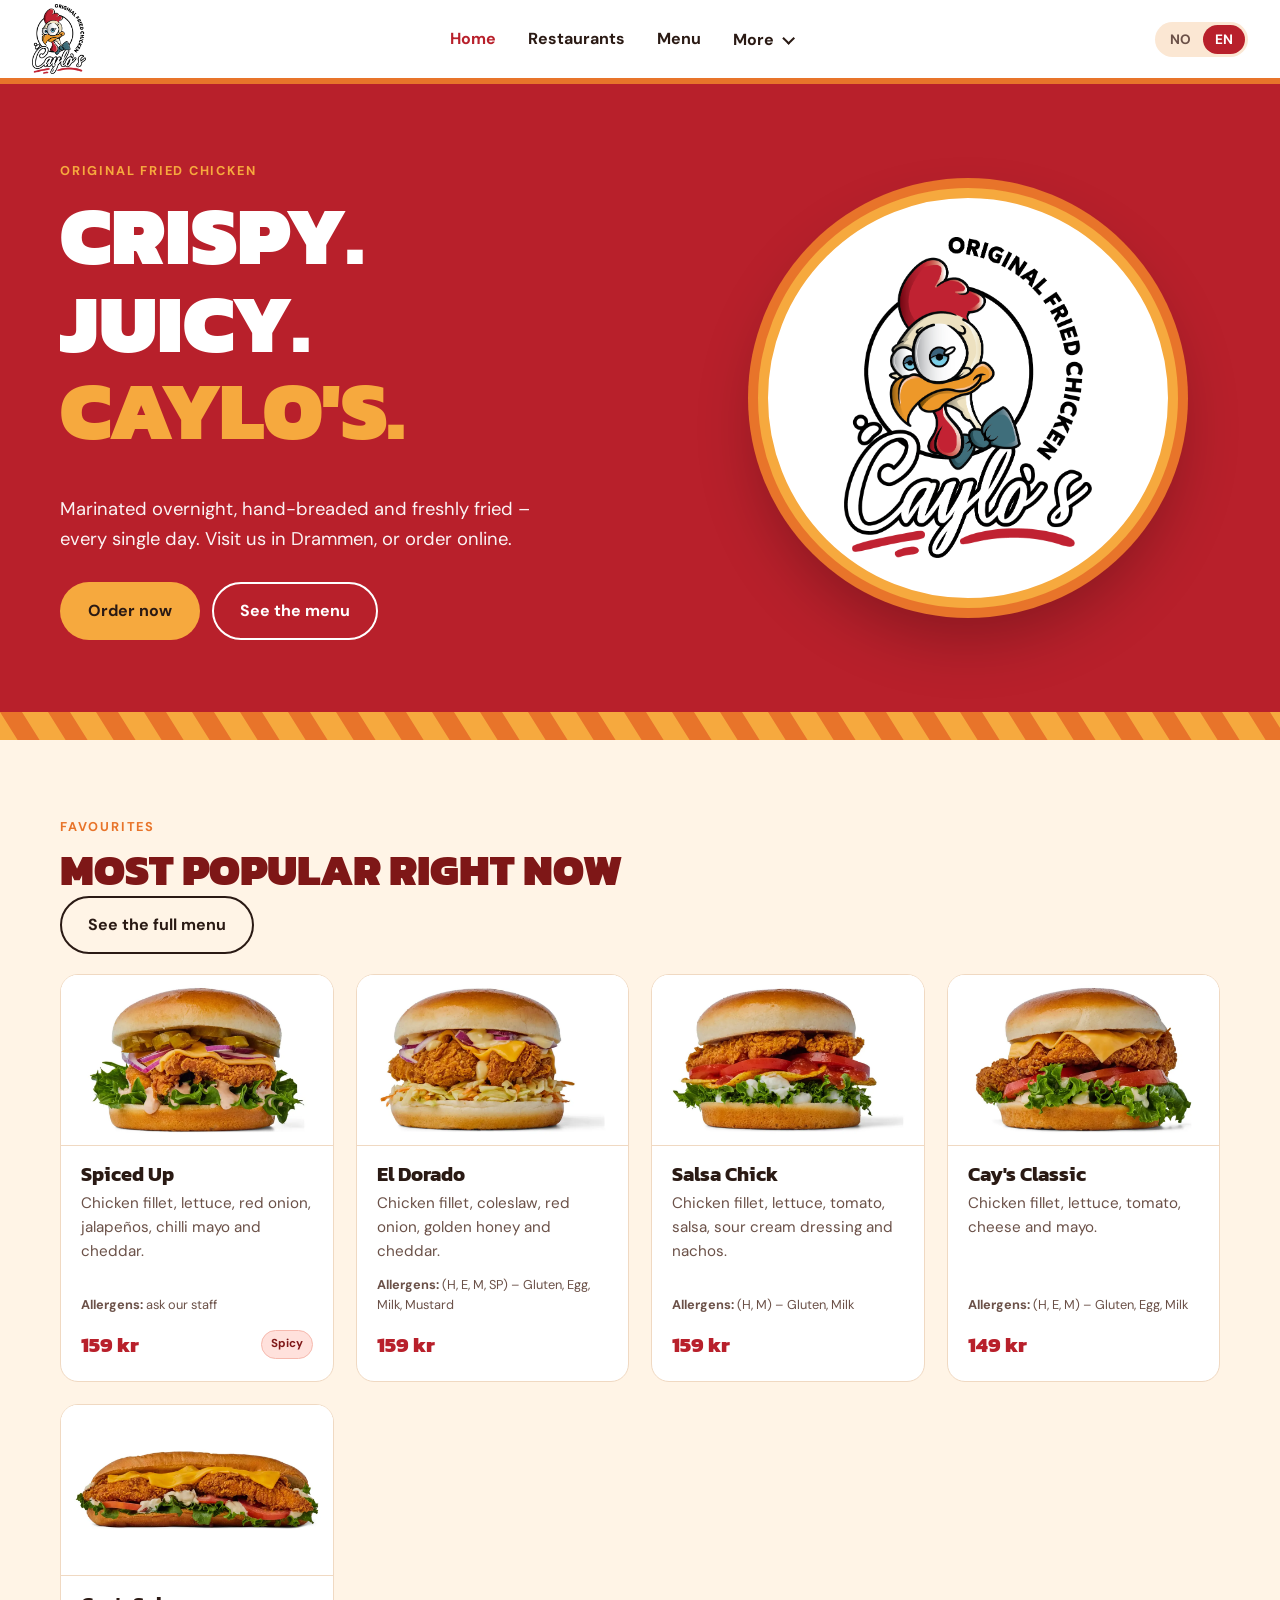
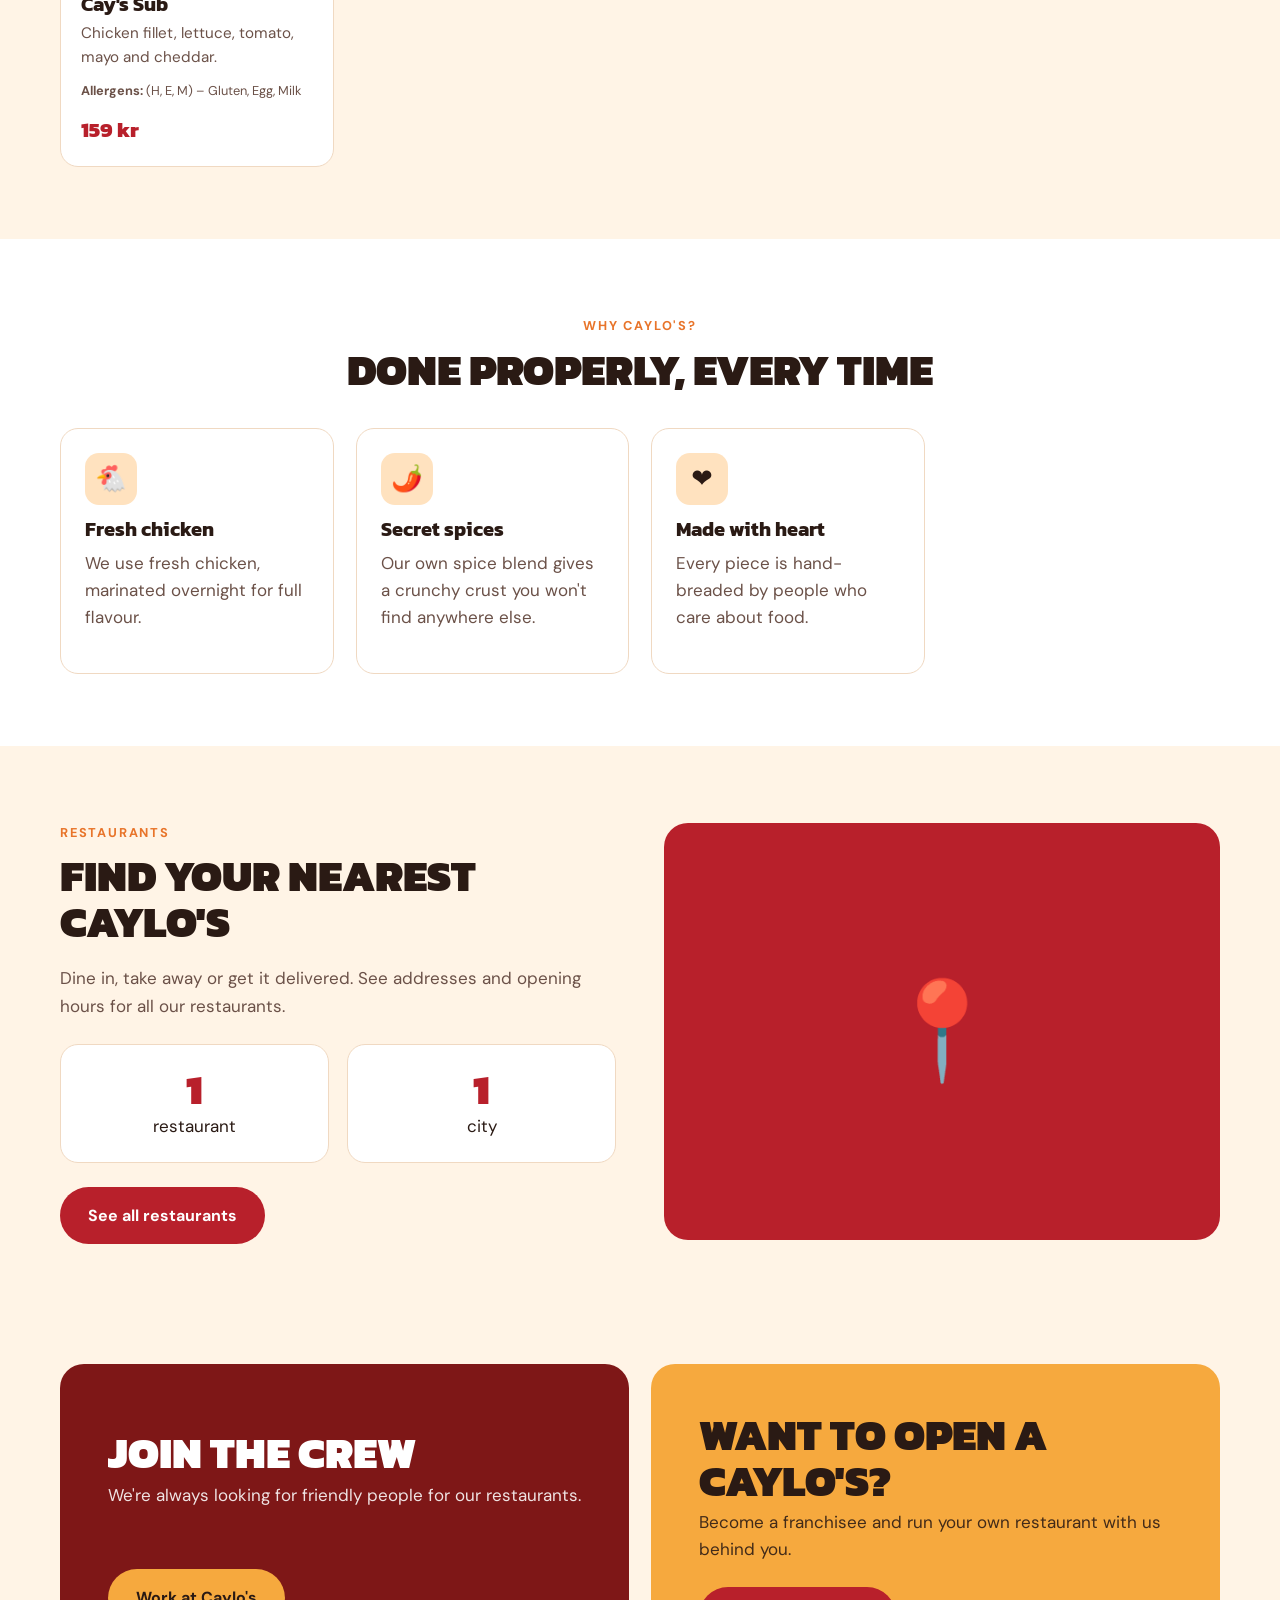
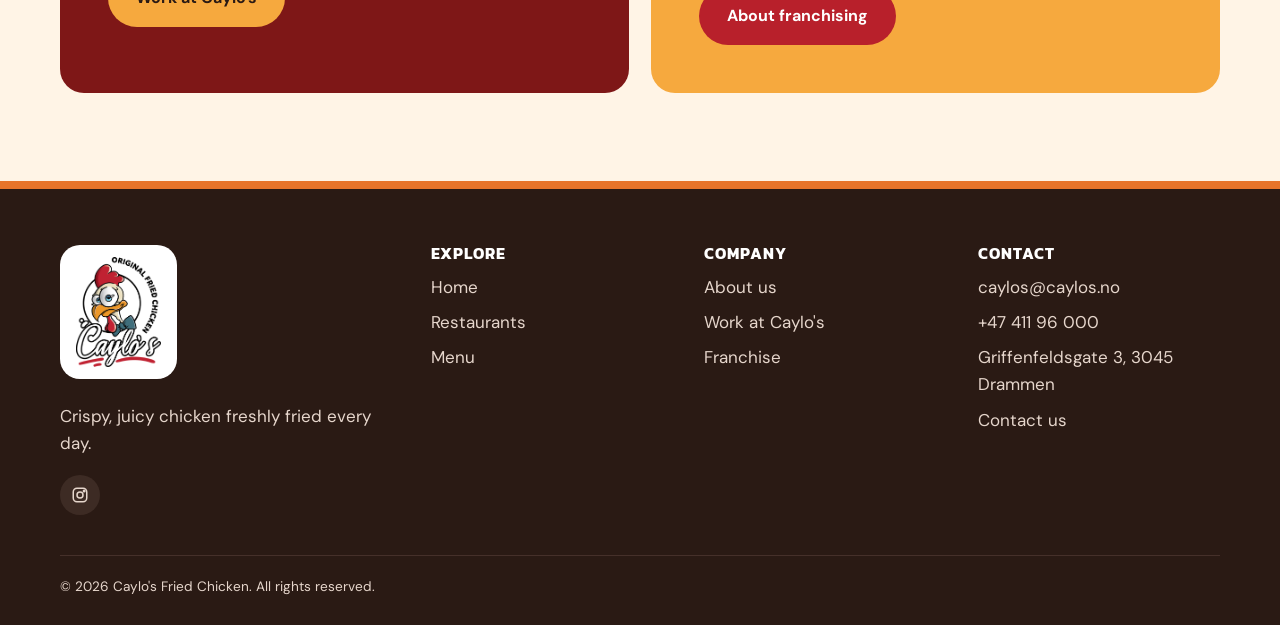
<file: index.html>
<!doctype html>
<html lang="nb">
<head>
  <meta charset="utf-8">
  <meta name="viewport" content="width=device-width, initial-scale=1">
  <title>Caylo's Fried Chicken</title>
  <meta name="description" content="Caylo's Fried Chicken – sprø, saftig kylling stekt fersk hver dag.">
  <meta name="theme-color" content="#b8202b">
  <link rel="icon" href="assets/img/favicon.png" type="image/png">
  <link rel="apple-touch-icon" href="assets/img/favicon.png">
  <link rel="preconnect" href="https://fonts.googleapis.com">
  <link rel="preconnect" href="https://fonts.gstatic.com" crossorigin>
  <link href="https://fonts.googleapis.com/css2?family=Kanit:wght@500;700;800;900&family=DM+Sans:wght@400;500;600;700&display=swap" rel="stylesheet">
  <link rel="stylesheet" href="assets/css/style.css?v=13">
</head>
<body data-page="home" data-title="home.title">
  <header id="site-header" class="site-header"></header>
  <main>
    <section class="hero">
      <div class="container hero-inner">
        <div>
          <span class="eyebrow" data-i18n="home.hero.eyebrow"></span>
          <h1 data-i18n-html="home.hero.title"></h1>
          <p data-i18n="home.hero.text"></p>
          <div class="hero-actions">
            <a class="btn btn-gold" href="restaurants.html" data-order-link target="_blank" rel="noopener" data-i18n="home.hero.order"></a>
            <a class="btn btn-light" href="menu.html" data-i18n="home.hero.menu"></a>
          </div>
        </div>
        <div class="hero-disc"><img src="assets/img/logo.png" alt="Caylo's Original Fried Chicken"></div>
      </div>
    </section>

    <section class="section">
      <div class="container">
        <div class="menu-cat-head" style="justify-content:space-between">
          <div>
            <span class="eyebrow" data-i18n="home.featured.eyebrow"></span>
            <h2 data-i18n="home.featured.title"></h2>
          </div>
          <a class="btn btn-outline" href="menu.html" data-i18n="home.featured.all"></a>
        </div>
        <div class="grid grid-3" id="featured"></div>
      </div>
    </section>

    <section class="section" style="background:var(--paper)">
      <div class="container">
        <div class="center" style="margin-bottom:36px">
          <span class="eyebrow" data-i18n="home.why.eyebrow"></span>
          <h2 data-i18n="home.why.title"></h2>
        </div>
        <div class="grid grid-3">
          <div class="card"><div class="feature-icon">🐔</div><h3 data-i18n="home.why.1.title"></h3><p class="muted" data-i18n="home.why.1.text"></p></div>
          <div class="card"><div class="feature-icon">🌶️</div><h3 data-i18n="home.why.2.title"></h3><p class="muted" data-i18n="home.why.2.text"></p></div>
          <div class="card"><div class="feature-icon">❤️</div><h3 data-i18n="home.why.3.title"></h3><p class="muted" data-i18n="home.why.3.text"></p></div>
        </div>
      </div>
    </section>

    <section class="section">
      <div class="container split">
        <div>
          <span class="eyebrow" data-i18n="home.restos.eyebrow"></span>
          <h2 data-i18n="home.restos.title"></h2>
          <p class="muted" data-i18n="home.restos.text"></p>
          <div class="stats" style="margin:24px 0">
            <div class="stat"><strong id="stat-restos"></strong><span data-i18n="home.restos.count"></span></div>
            <div class="stat"><strong id="stat-cities"></strong><span data-i18n="home.restos.cities"></span></div>
          </div>
          <a class="btn btn-primary" href="restaurants.html" data-i18n="home.restos.btn"></a>
        </div>
        <div class="art-box red" aria-hidden="true">📍</div>
      </div>
    </section>

    <section class="section-tight">
      <div class="container grid grid-2">
        <div class="band">
          <div><h2 data-i18n="home.jobs.title"></h2><p data-i18n="home.jobs.text"></p></div>
          <a class="btn btn-gold" href="jobs.html" data-i18n="home.jobs.btn"></a>
        </div>
        <div class="band gold">
          <div><h2 data-i18n="home.franchise.title"></h2><p data-i18n="home.franchise.text"></p></div>
          <a class="btn btn-primary" href="franchise.html" data-i18n="home.franchise.btn"></a>
        </div>
      </div>
    </section>
  </main>
  <footer id="site-footer" class="site-footer"></footer>
  <script src="assets/js/data.js?v=13"></script>
  <script src="assets/js/i18n.js?v=13"></script>
  <script src="assets/js/main.js?v=13"></script>
</body>
</html>
</file>
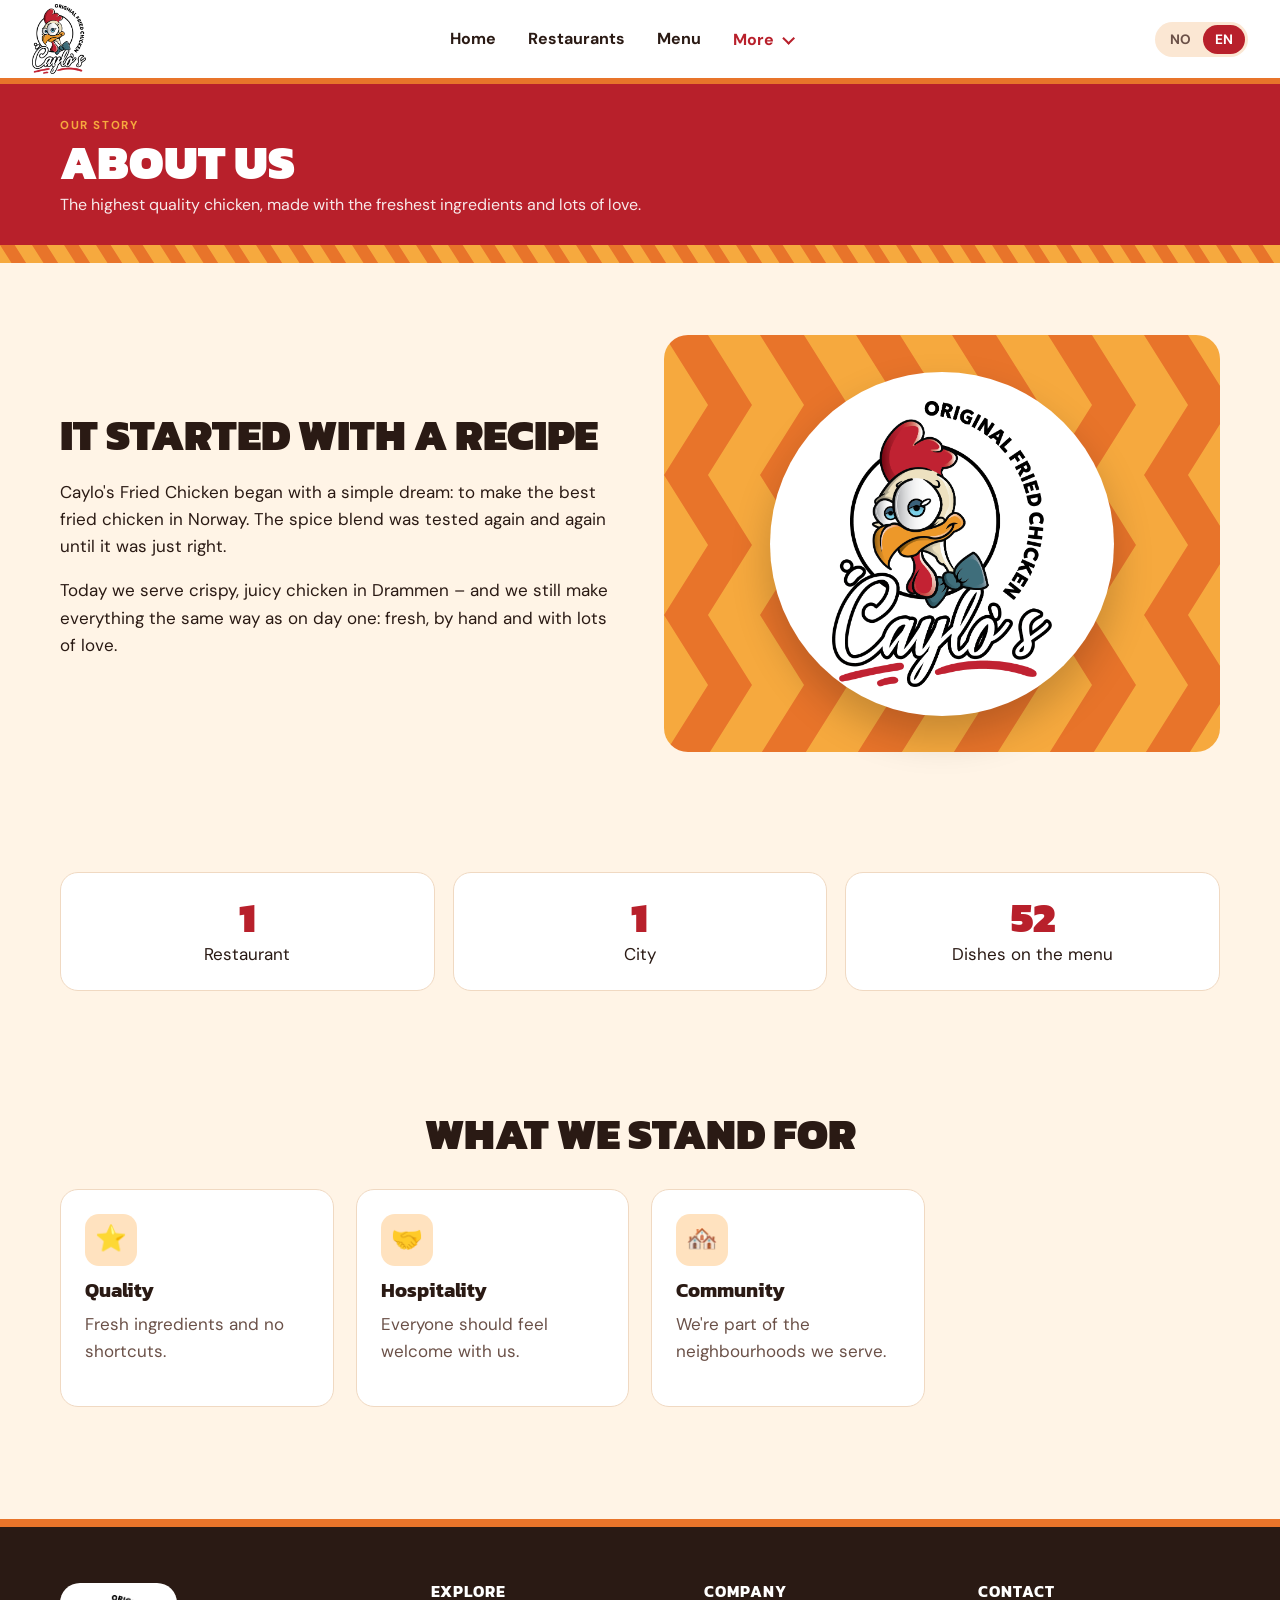
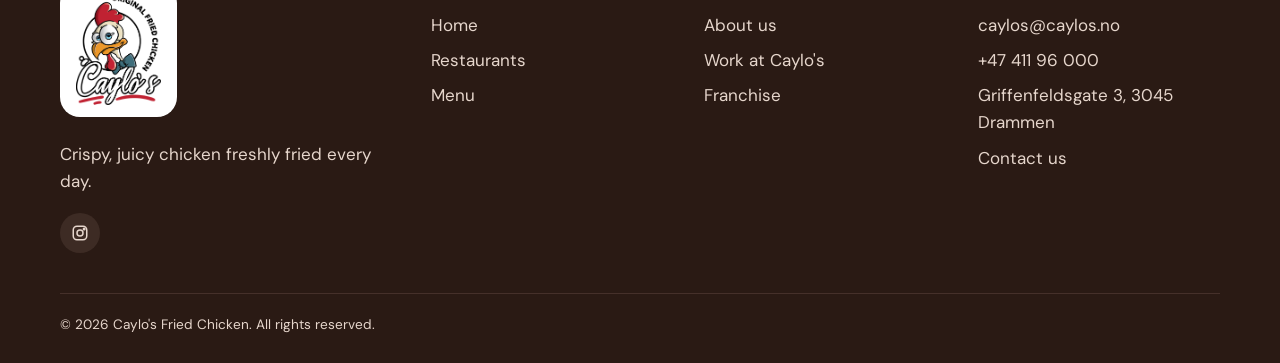
<file: about.html>
<!doctype html>
<html lang="nb">
<head>
  <meta charset="utf-8">
  <meta name="viewport" content="width=device-width, initial-scale=1">
  <title>Caylo's Fried Chicken</title>
  <meta name="description" content="Caylo's Fried Chicken – sprø, saftig kylling stekt fersk hver dag.">
  <meta name="theme-color" content="#b8202b">
  <link rel="icon" href="assets/img/favicon.png" type="image/png">
  <link rel="apple-touch-icon" href="assets/img/favicon.png">
  <link rel="preconnect" href="https://fonts.googleapis.com">
  <link rel="preconnect" href="https://fonts.gstatic.com" crossorigin>
  <link href="https://fonts.googleapis.com/css2?family=Kanit:wght@500;700;800;900&family=DM+Sans:wght@400;500;600;700&display=swap" rel="stylesheet">
  <link rel="stylesheet" href="assets/css/style.css?v=13">
</head>
<body data-page="about" data-title="about.title">
  <header id="site-header" class="site-header"></header>
  <main>
    <section class="page-hero">
      <div class="container">
        <span class="eyebrow" data-i18n="about.eyebrow"></span>
        <h1 data-i18n="about.title"></h1>
        <p data-i18n="about.text"></p>
      </div>
    </section>

    <section class="section">
      <div class="container split">
        <div>
          <h2 data-i18n="about.story.title"></h2>
          <p data-i18n="about.story.p1"></p>
          <p data-i18n="about.story.p2"></p>
        </div>
        <div class="art-box" aria-hidden="true"><div class="logo-disc"><img src="assets/img/logo.png" alt=""></div></div>
      </div>
    </section>
    <section class="section-tight">
      <div class="container stats">
        <div class="stat"><strong id="stat-restos"></strong><span data-i18n="about.stat.restos"></span></div>
        <div class="stat"><strong id="stat-cities"></strong><span data-i18n="about.stat.cities"></span></div>
        <div class="stat"><strong id="stat-items"></strong><span data-i18n="about.stat.items"></span></div>
      </div>
    </section>
    <section class="section">
      <div class="container">
        <h2 class="center" style="margin-bottom:32px" data-i18n="about.values.title"></h2>
        <div class="grid grid-3">
          <div class="card"><div class="feature-icon">⭐</div><h3 data-i18n="about.values.1.title"></h3><p class="muted" data-i18n="about.values.1.text"></p></div>
          <div class="card"><div class="feature-icon">🤝</div><h3 data-i18n="about.values.2.title"></h3><p class="muted" data-i18n="about.values.2.text"></p></div>
          <div class="card"><div class="feature-icon">🏘️</div><h3 data-i18n="about.values.3.title"></h3><p class="muted" data-i18n="about.values.3.text"></p></div>
        </div>
      </div>
    </section>
  </main>
  <footer id="site-footer" class="site-footer"></footer>
  <script src="assets/js/data.js?v=13"></script>
  <script src="assets/js/i18n.js?v=13"></script>
  <script src="assets/js/main.js?v=13"></script>
</body>
</html>
</file>
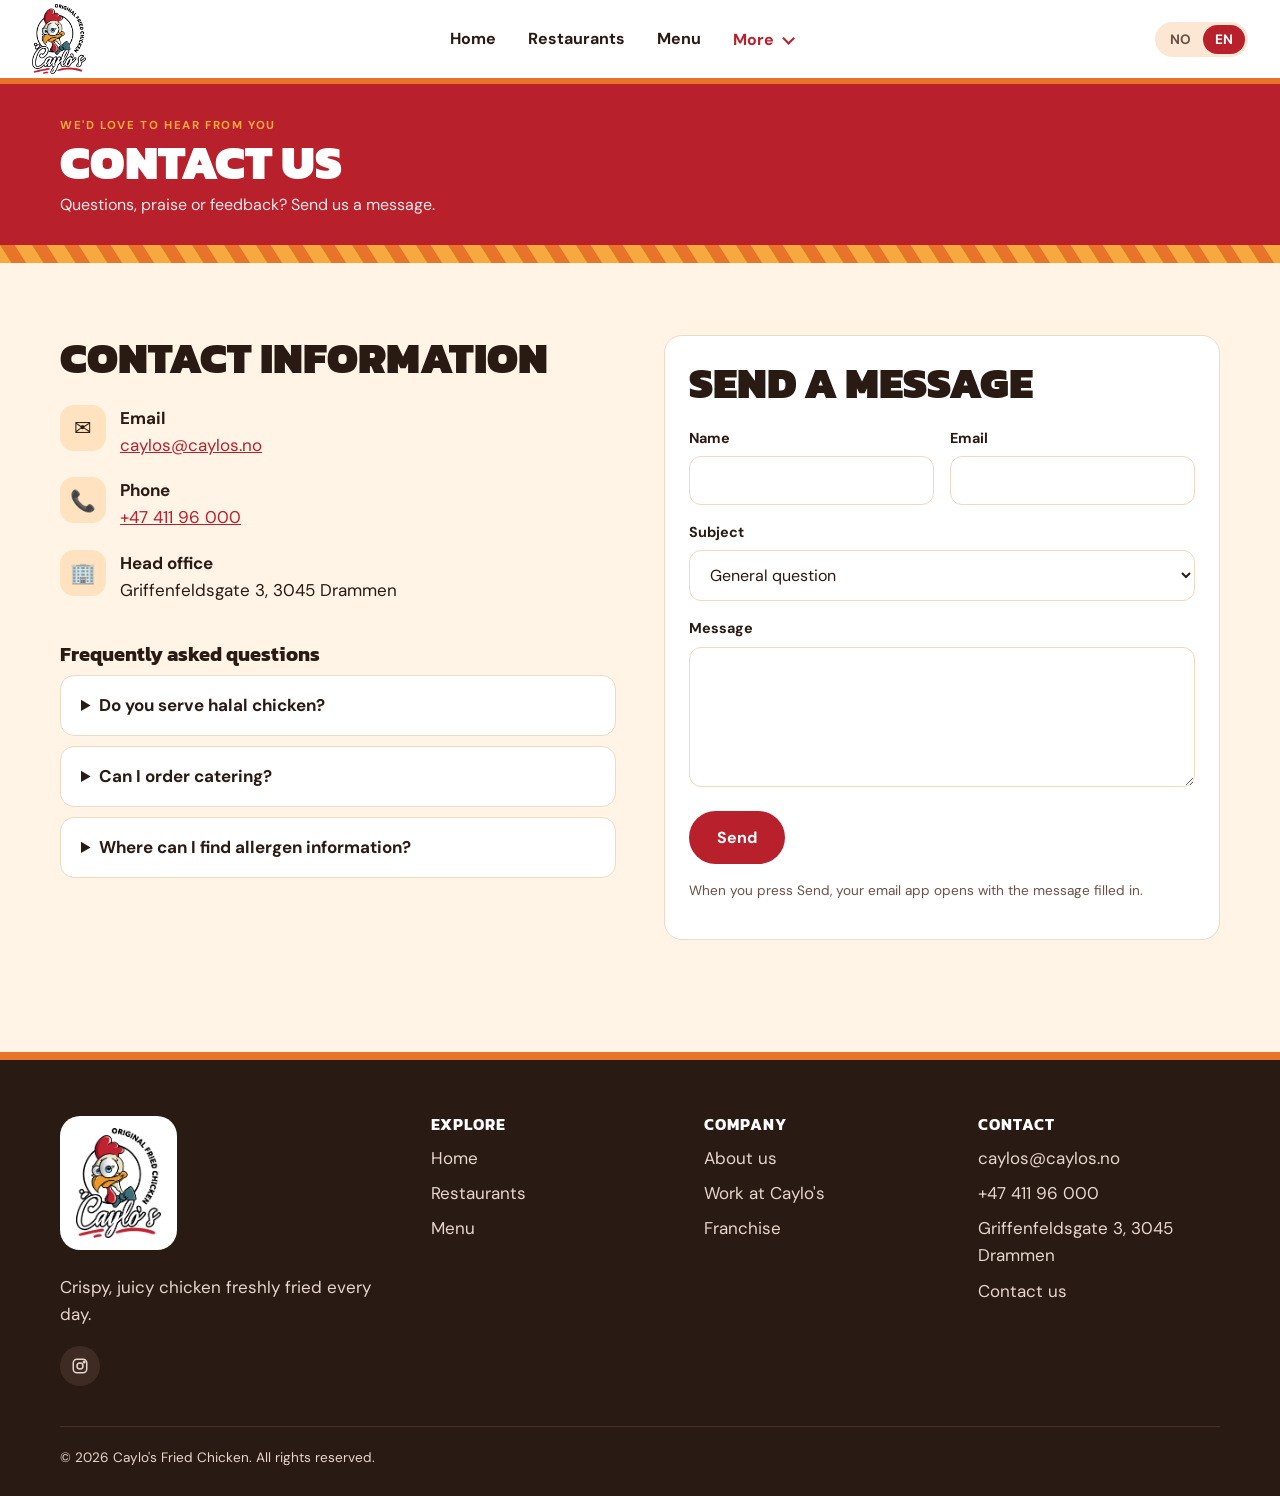
<file: contact.html>
<!doctype html>
<html lang="nb">
<head>
  <meta charset="utf-8">
  <meta name="viewport" content="width=device-width, initial-scale=1">
  <title>Caylo's Fried Chicken</title>
  <meta name="description" content="Caylo's Fried Chicken – sprø, saftig kylling stekt fersk hver dag.">
  <meta name="theme-color" content="#b8202b">
  <link rel="icon" href="assets/img/favicon.png" type="image/png">
  <link rel="apple-touch-icon" href="assets/img/favicon.png">
  <link rel="preconnect" href="https://fonts.googleapis.com">
  <link rel="preconnect" href="https://fonts.gstatic.com" crossorigin>
  <link href="https://fonts.googleapis.com/css2?family=Kanit:wght@500;700;800;900&family=DM+Sans:wght@400;500;600;700&display=swap" rel="stylesheet">
  <link rel="stylesheet" href="assets/css/style.css?v=13">
</head>
<body data-page="contact" data-title="contact.title">
  <header id="site-header" class="site-header"></header>
  <main>
    <section class="page-hero">
      <div class="container">
        <span class="eyebrow" data-i18n="contact.eyebrow"></span>
        <h1 data-i18n="contact.title"></h1>
        <p data-i18n="contact.text"></p>
      </div>
    </section>

    <section class="section">
      <div class="container split" style="align-items:start">
        <div>
          <h2 data-i18n="contact.info.title"></h2>
          <ul class="contact-list" style="margin-top:24px">
            <li><div class="feature-icon">✉️</div><div><strong data-i18n="contact.email"></strong><span data-company="email"></span></div></li>
            <li><div class="feature-icon">📞</div><div><strong data-i18n="contact.phone"></strong><span data-company="phone"></span></div></li>
            <li><div class="feature-icon">🏢</div><div><strong data-i18n="contact.address"></strong><span data-company="address"></span></div></li>
          </ul>
          <div class="faq" style="margin-top:40px">
            <h3 data-i18n="contact.faq.title"></h3>
            <details><summary data-i18n="contact.faq.1.q"></summary><p data-i18n="contact.faq.1.a"></p></details>
            <details><summary data-i18n="contact.faq.2.q"></summary><p data-i18n="contact.faq.2.a"></p></details>
            <details><summary data-i18n="contact.faq.3.q"></summary><p data-i18n="contact.faq.3.a"></p></details>
          </div>
        </div>
        <section class="card">
          <h2 data-i18n="contact.form.title"></h2>
          <form class="form" data-mailto="email" novalidate>
            <div class="form-row">
              <div><label for="contact-name" data-i18n="form.name"></label><input class="input" id="contact-name" name="name" required autocomplete="name"></div>
              <div><label for="contact-email" data-i18n="form.email"></label><input class="input" id="contact-email" name="email" type="email" required autocomplete="email"></div>
            </div>
            <div>
              <label for="contact-subject" data-i18n="contact.form.subject"></label>
              <select class="select input" id="contact-subject" name="subject">
                <option data-i18n="contact.form.subject.general"></option>
                <option data-i18n="contact.form.subject.feedback"></option>
                <option data-i18n="contact.form.subject.order"></option>
                <option data-i18n="contact.form.subject.press"></option>
              </select>
            </div>
            <div><label for="contact-message" data-i18n="form.message"></label><textarea class="input" id="contact-message" name="message" required></textarea></div>
            <div><button class="btn btn-primary" type="submit" data-i18n="form.send"></button></div>
            <p class="form-note" data-i18n="form.note"></p>
            <div class="form-success" role="status" data-i18n="form.success"></div>
          </form>
        </section>
      </div>
    </section>
  </main>
  <footer id="site-footer" class="site-footer"></footer>
  <script src="assets/js/data.js?v=13"></script>
  <script src="assets/js/i18n.js?v=13"></script>
  <script src="assets/js/main.js?v=13"></script>
</body>
</html>
</file>
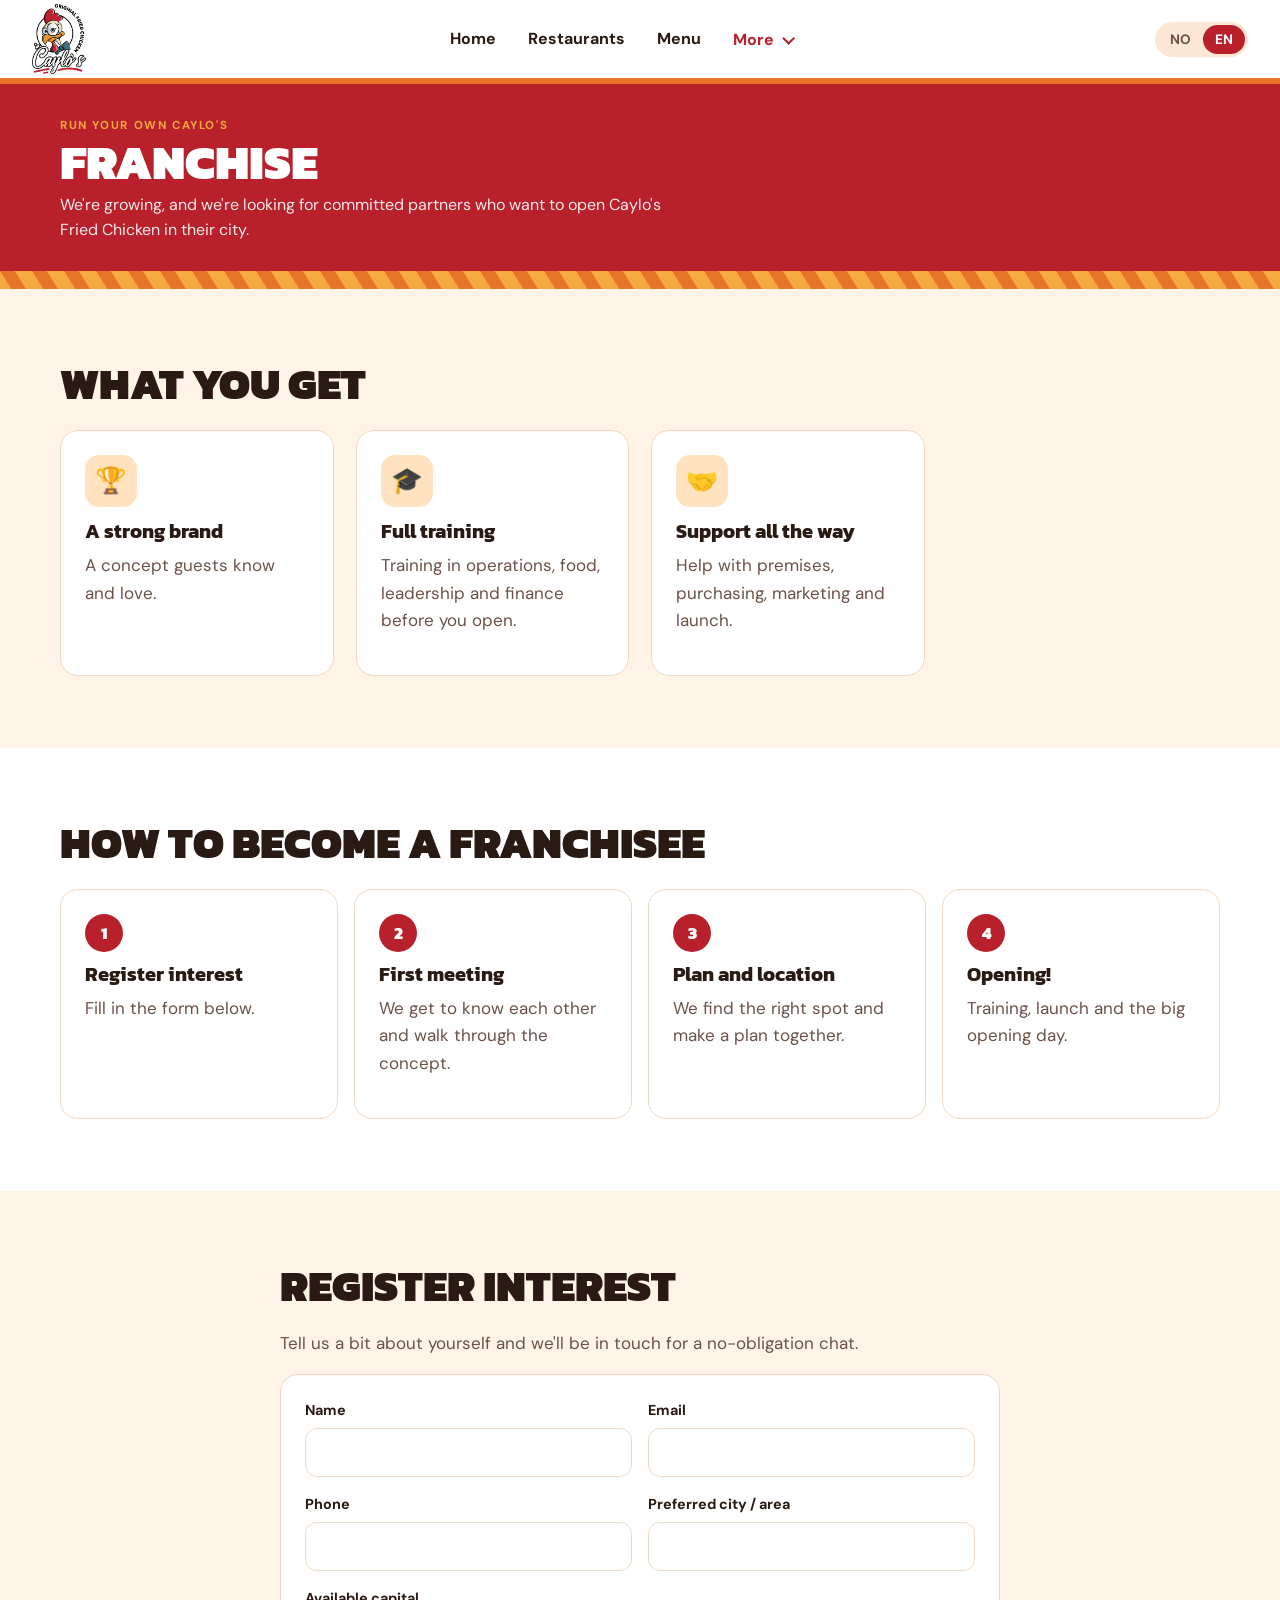
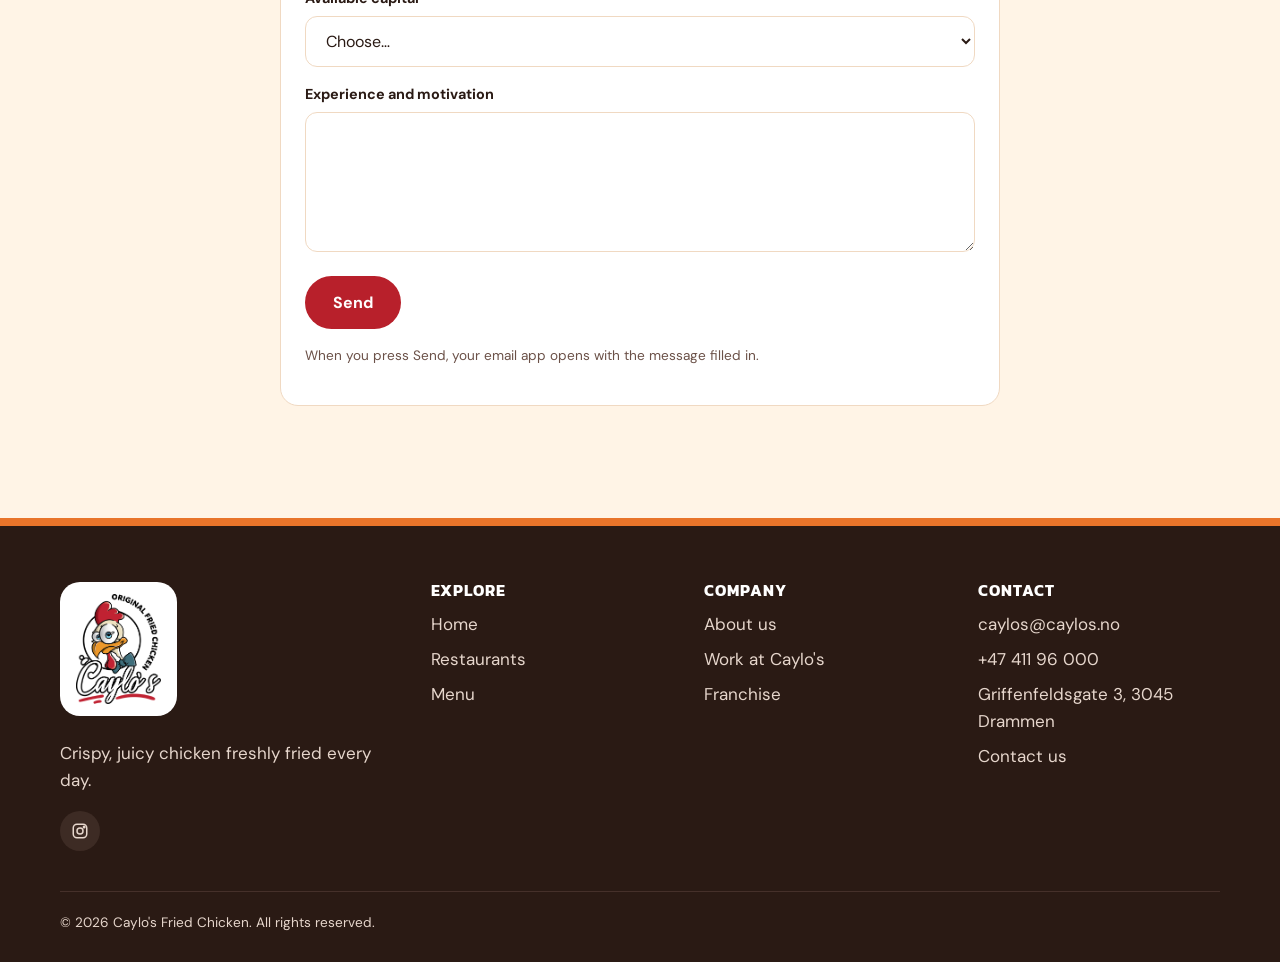
<file: franchise.html>
<!doctype html>
<html lang="nb">
<head>
  <meta charset="utf-8">
  <meta name="viewport" content="width=device-width, initial-scale=1">
  <title>Caylo's Fried Chicken</title>
  <meta name="description" content="Caylo's Fried Chicken – sprø, saftig kylling stekt fersk hver dag.">
  <meta name="theme-color" content="#b8202b">
  <link rel="icon" href="assets/img/favicon.png" type="image/png">
  <link rel="apple-touch-icon" href="assets/img/favicon.png">
  <link rel="preconnect" href="https://fonts.googleapis.com">
  <link rel="preconnect" href="https://fonts.gstatic.com" crossorigin>
  <link href="https://fonts.googleapis.com/css2?family=Kanit:wght@500;700;800;900&family=DM+Sans:wght@400;500;600;700&display=swap" rel="stylesheet">
  <link rel="stylesheet" href="assets/css/style.css?v=13">
</head>
<body data-page="franchise" data-title="franchise.title">
  <header id="site-header" class="site-header"></header>
  <main>
    <section class="page-hero">
      <div class="container">
        <span class="eyebrow" data-i18n="franchise.eyebrow"></span>
        <h1 data-i18n="franchise.title"></h1>
        <p data-i18n="franchise.text"></p>
      </div>
    </section>

    <section class="section">
      <div class="container">
        <h2 data-i18n="franchise.offer.title"></h2>
        <div class="grid grid-3" style="margin-top:24px">
          <div class="card"><div class="feature-icon">🏆</div><h3 data-i18n="franchise.offer.1.title"></h3><p class="muted" data-i18n="franchise.offer.1.text"></p></div>
          <div class="card"><div class="feature-icon">🎓</div><h3 data-i18n="franchise.offer.2.title"></h3><p class="muted" data-i18n="franchise.offer.2.text"></p></div>
          <div class="card"><div class="feature-icon">🤝</div><h3 data-i18n="franchise.offer.3.title"></h3><p class="muted" data-i18n="franchise.offer.3.text"></p></div>
        </div>
      </div>
    </section>
    <section class="section" style="background:var(--paper)">
      <div class="container">
        <h2 data-i18n="franchise.steps.title"></h2>
        <div class="steps" style="margin-top:24px">
          <div class="step"><h3 data-i18n="franchise.step.1.title"></h3><p class="muted" data-i18n="franchise.step.1.text"></p></div>
          <div class="step"><h3 data-i18n="franchise.step.2.title"></h3><p class="muted" data-i18n="franchise.step.2.text"></p></div>
          <div class="step"><h3 data-i18n="franchise.step.3.title"></h3><p class="muted" data-i18n="franchise.step.3.text"></p></div>
          <div class="step"><h3 data-i18n="franchise.step.4.title"></h3><p class="muted" data-i18n="franchise.step.4.text"></p></div>
        </div>
      </div>
    </section>
    <section class="section">
      <div class="container" style="max-width:760px">
        <h2 data-i18n="franchise.form.title"></h2>
        <p class="muted" data-i18n="franchise.form.text"></p>
        <div class="card">
          <form class="form" data-mailto="franchiseEmail" novalidate>
            <div class="form-row">
              <div><label for="fr-name" data-i18n="form.name"></label><input class="input" id="fr-name" name="name" required autocomplete="name"></div>
              <div><label for="fr-email" data-i18n="form.email"></label><input class="input" id="fr-email" name="email" type="email" required autocomplete="email"></div>
            </div>
            <div class="form-row">
              <div><label for="fr-phone" data-i18n="form.phone"></label><input class="input" id="fr-phone" name="phone" type="tel" autocomplete="tel"></div>
              <div><label for="fr-city" data-i18n="franchise.form.city"></label><input class="input" id="fr-city" name="city" required></div>
            </div>
            <div>
              <label for="fr-capital" data-i18n="franchise.form.capital"></label>
              <select class="select input" id="fr-capital" name="capital">
                <option value="" data-i18n="franchise.form.choose"></option>
                <option>&lt; 1 000 000 kr</option>
                <option>1 000 000 – 3 000 000 kr</option>
                <option>3 000 000 – 5 000 000 kr</option>
                <option>&gt; 5 000 000 kr</option>
              </select>
            </div>
            <div><label for="fr-exp" data-i18n="franchise.form.experience"></label><textarea class="input" id="fr-exp" name="experience" required></textarea></div>
            <div><button class="btn btn-primary" type="submit" data-i18n="form.send"></button></div>
            <p class="form-note" data-i18n="form.note"></p>
            <div class="form-success" role="status" data-i18n="form.success"></div>
          </form>
        </div>
      </div>
    </section>
  </main>
  <footer id="site-footer" class="site-footer"></footer>
  <script src="assets/js/data.js?v=13"></script>
  <script src="assets/js/i18n.js?v=13"></script>
  <script src="assets/js/main.js?v=13"></script>
</body>
</html>
</file>
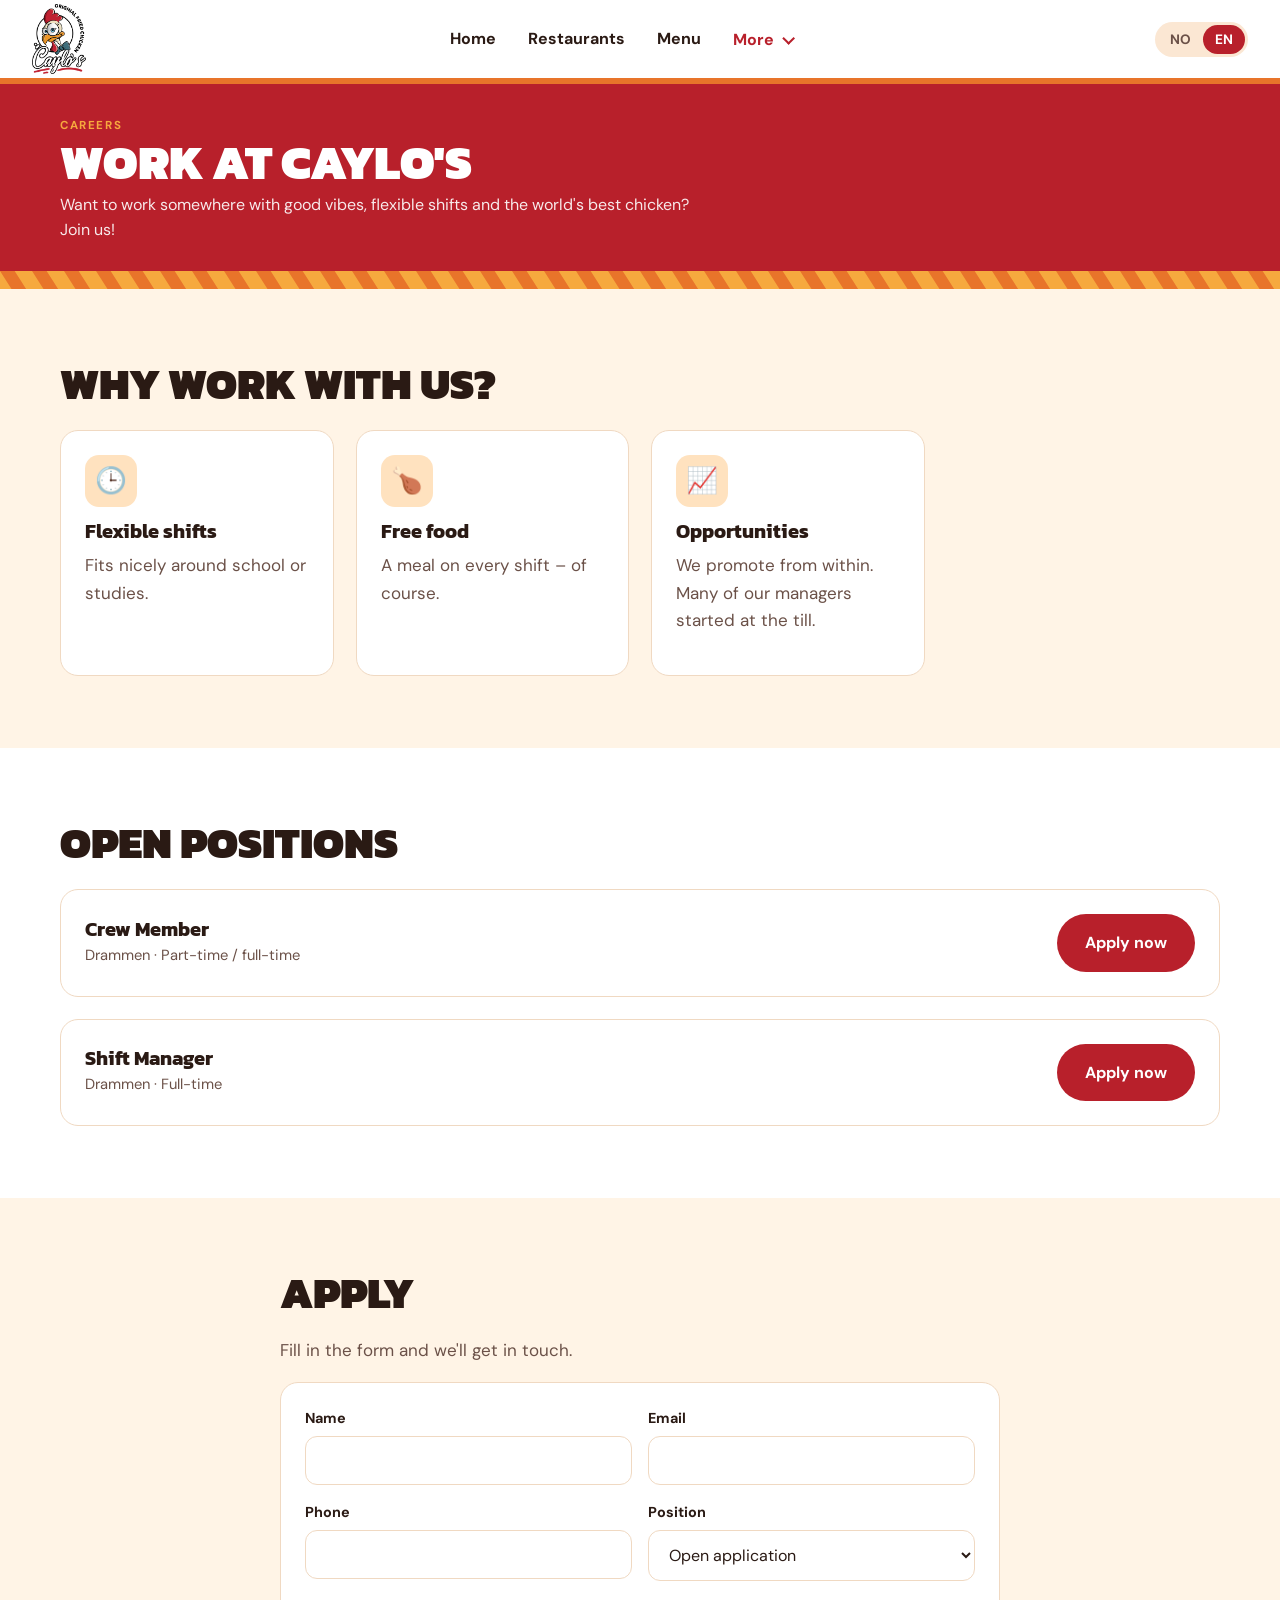
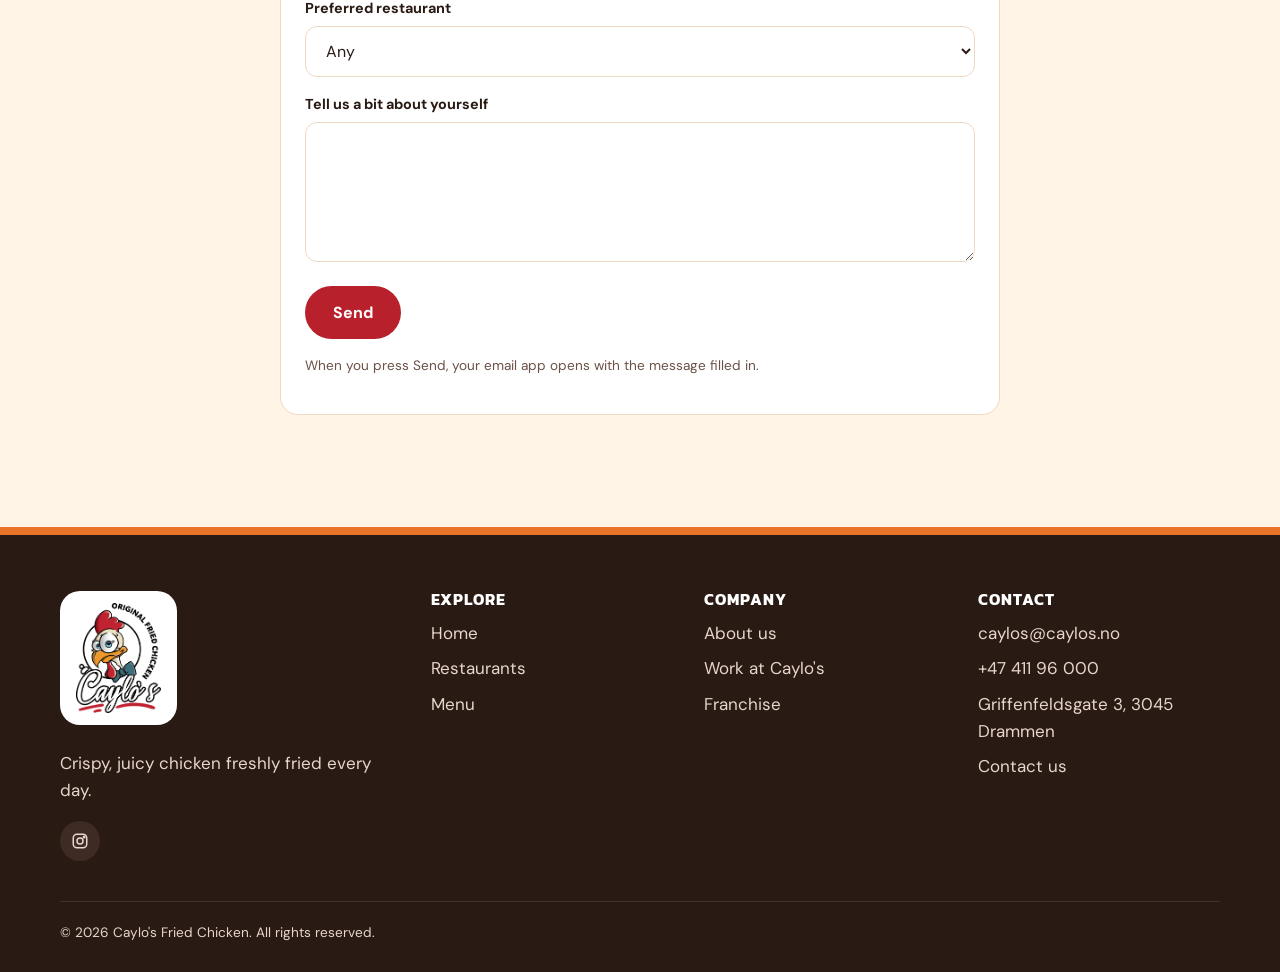
<file: jobs.html>
<!doctype html>
<html lang="nb">
<head>
  <meta charset="utf-8">
  <meta name="viewport" content="width=device-width, initial-scale=1">
  <title>Caylo's Fried Chicken</title>
  <meta name="description" content="Caylo's Fried Chicken – sprø, saftig kylling stekt fersk hver dag.">
  <meta name="theme-color" content="#b8202b">
  <link rel="icon" href="assets/img/favicon.png" type="image/png">
  <link rel="apple-touch-icon" href="assets/img/favicon.png">
  <link rel="preconnect" href="https://fonts.googleapis.com">
  <link rel="preconnect" href="https://fonts.gstatic.com" crossorigin>
  <link href="https://fonts.googleapis.com/css2?family=Kanit:wght@500;700;800;900&family=DM+Sans:wght@400;500;600;700&display=swap" rel="stylesheet">
  <link rel="stylesheet" href="assets/css/style.css?v=13">
</head>
<body data-page="jobs" data-title="jobs.title">
  <header id="site-header" class="site-header"></header>
  <main>
    <section class="page-hero">
      <div class="container">
        <span class="eyebrow" data-i18n="jobs.eyebrow"></span>
        <h1 data-i18n="jobs.title"></h1>
        <p data-i18n="jobs.text"></p>
      </div>
    </section>

    <section class="section">
      <div class="container">
        <h2 data-i18n="jobs.why.title"></h2>
        <div class="grid grid-3" style="margin-top:24px">
          <div class="card"><div class="feature-icon">🕒</div><h3 data-i18n="jobs.why.1.title"></h3><p class="muted" data-i18n="jobs.why.1.text"></p></div>
          <div class="card"><div class="feature-icon">🍗</div><h3 data-i18n="jobs.why.2.title"></h3><p class="muted" data-i18n="jobs.why.2.text"></p></div>
          <div class="card"><div class="feature-icon">📈</div><h3 data-i18n="jobs.why.3.title"></h3><p class="muted" data-i18n="jobs.why.3.text"></p></div>
        </div>
      </div>
    </section>
    <section class="section" style="background:var(--paper)">
      <div class="container">
        <h2 data-i18n="jobs.open.title"></h2>
        <div class="grid" id="job-list" style="margin-top:24px"></div>
      </div>
    </section>
    <section class="section" id="apply">
      <div class="container" style="max-width:760px">
        <h2 data-i18n="jobs.form.title"></h2>
        <p class="muted" data-i18n="jobs.form.text"></p>
        <div class="card">
          <form class="form" data-mailto="jobsEmail" novalidate>
            <div class="form-row">
              <div><label for="job-name" data-i18n="form.name"></label><input class="input" id="job-name" name="name" required autocomplete="name"></div>
              <div><label for="job-email" data-i18n="form.email"></label><input class="input" id="job-email" name="email" type="email" required autocomplete="email"></div>
            </div>
            <div class="form-row">
              <div><label for="job-phone" data-i18n="form.phone"></label><input class="input" id="job-phone" name="phone" type="tel" autocomplete="tel"></div>
              <div><label for="job-position" data-i18n="jobs.form.position"></label><select class="select input" id="job-position" name="position"></select></div>
            </div>
            <div><label for="job-restaurant" data-i18n="jobs.form.restaurant"></label><select class="select input" id="job-restaurant" name="restaurant"></select></div>
            <div><label for="job-about" data-i18n="jobs.form.about"></label><textarea class="input" id="job-about" name="about" required></textarea></div>
            <div><button class="btn btn-primary" type="submit" data-i18n="form.send"></button></div>
            <p class="form-note" data-i18n="form.note"></p>
            <div class="form-success" role="status" data-i18n="form.success"></div>
          </form>
        </div>
      </div>
    </section>
  </main>
  <footer id="site-footer" class="site-footer"></footer>
  <script src="assets/js/data.js?v=13"></script>
  <script src="assets/js/i18n.js?v=13"></script>
  <script src="assets/js/main.js?v=13"></script>
</body>
</html>
</file>
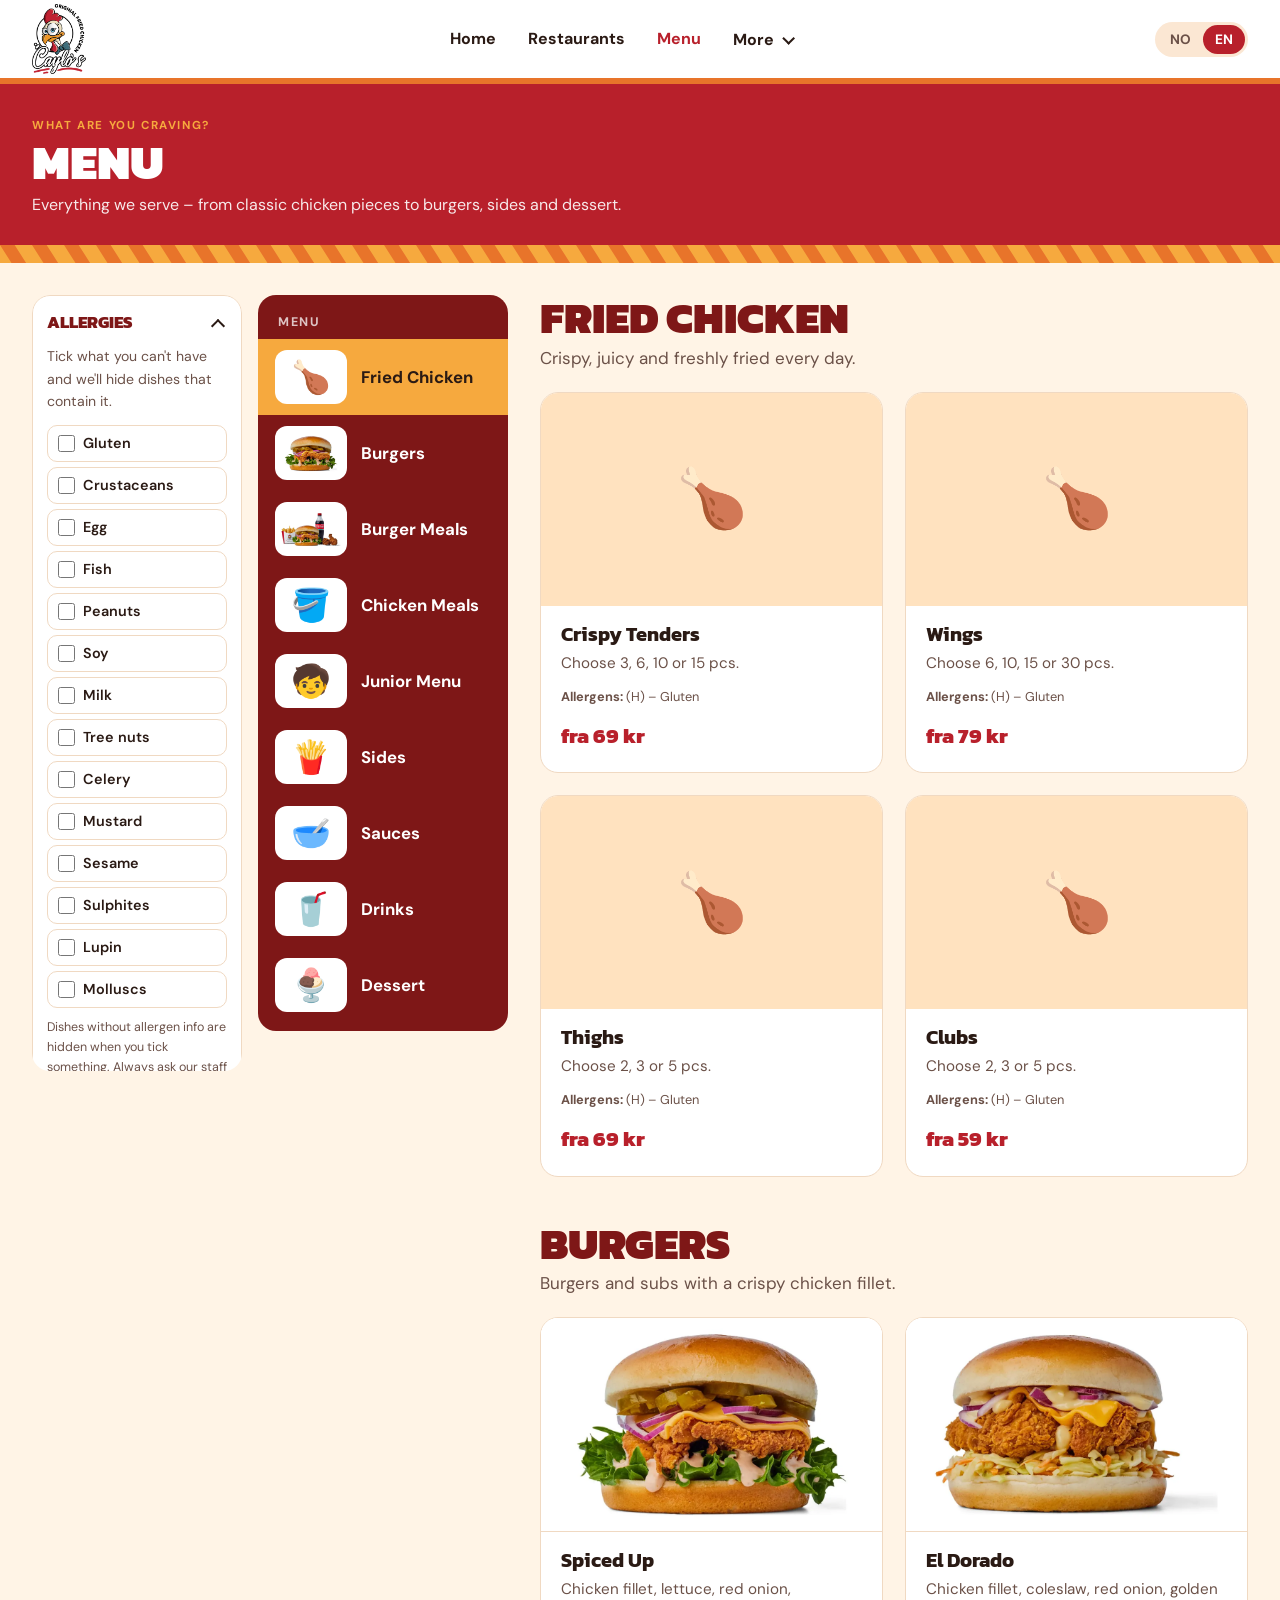
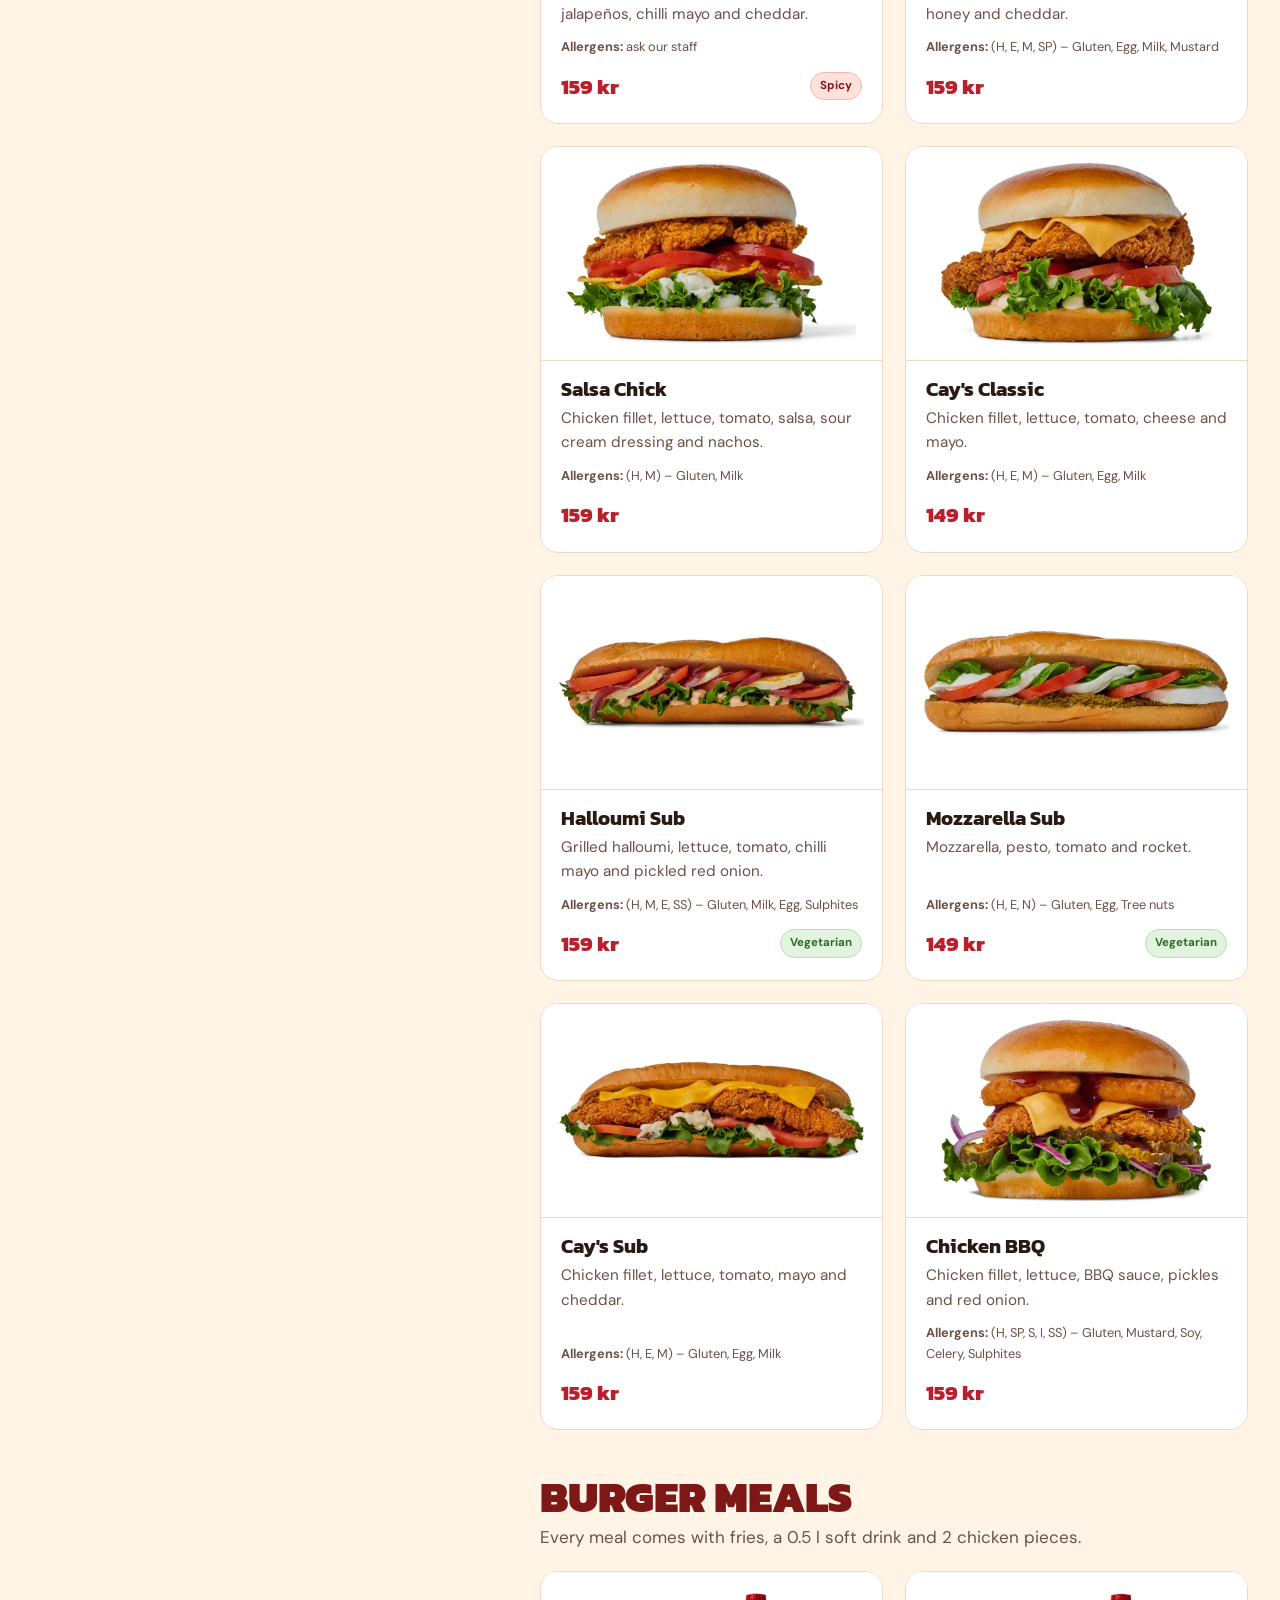
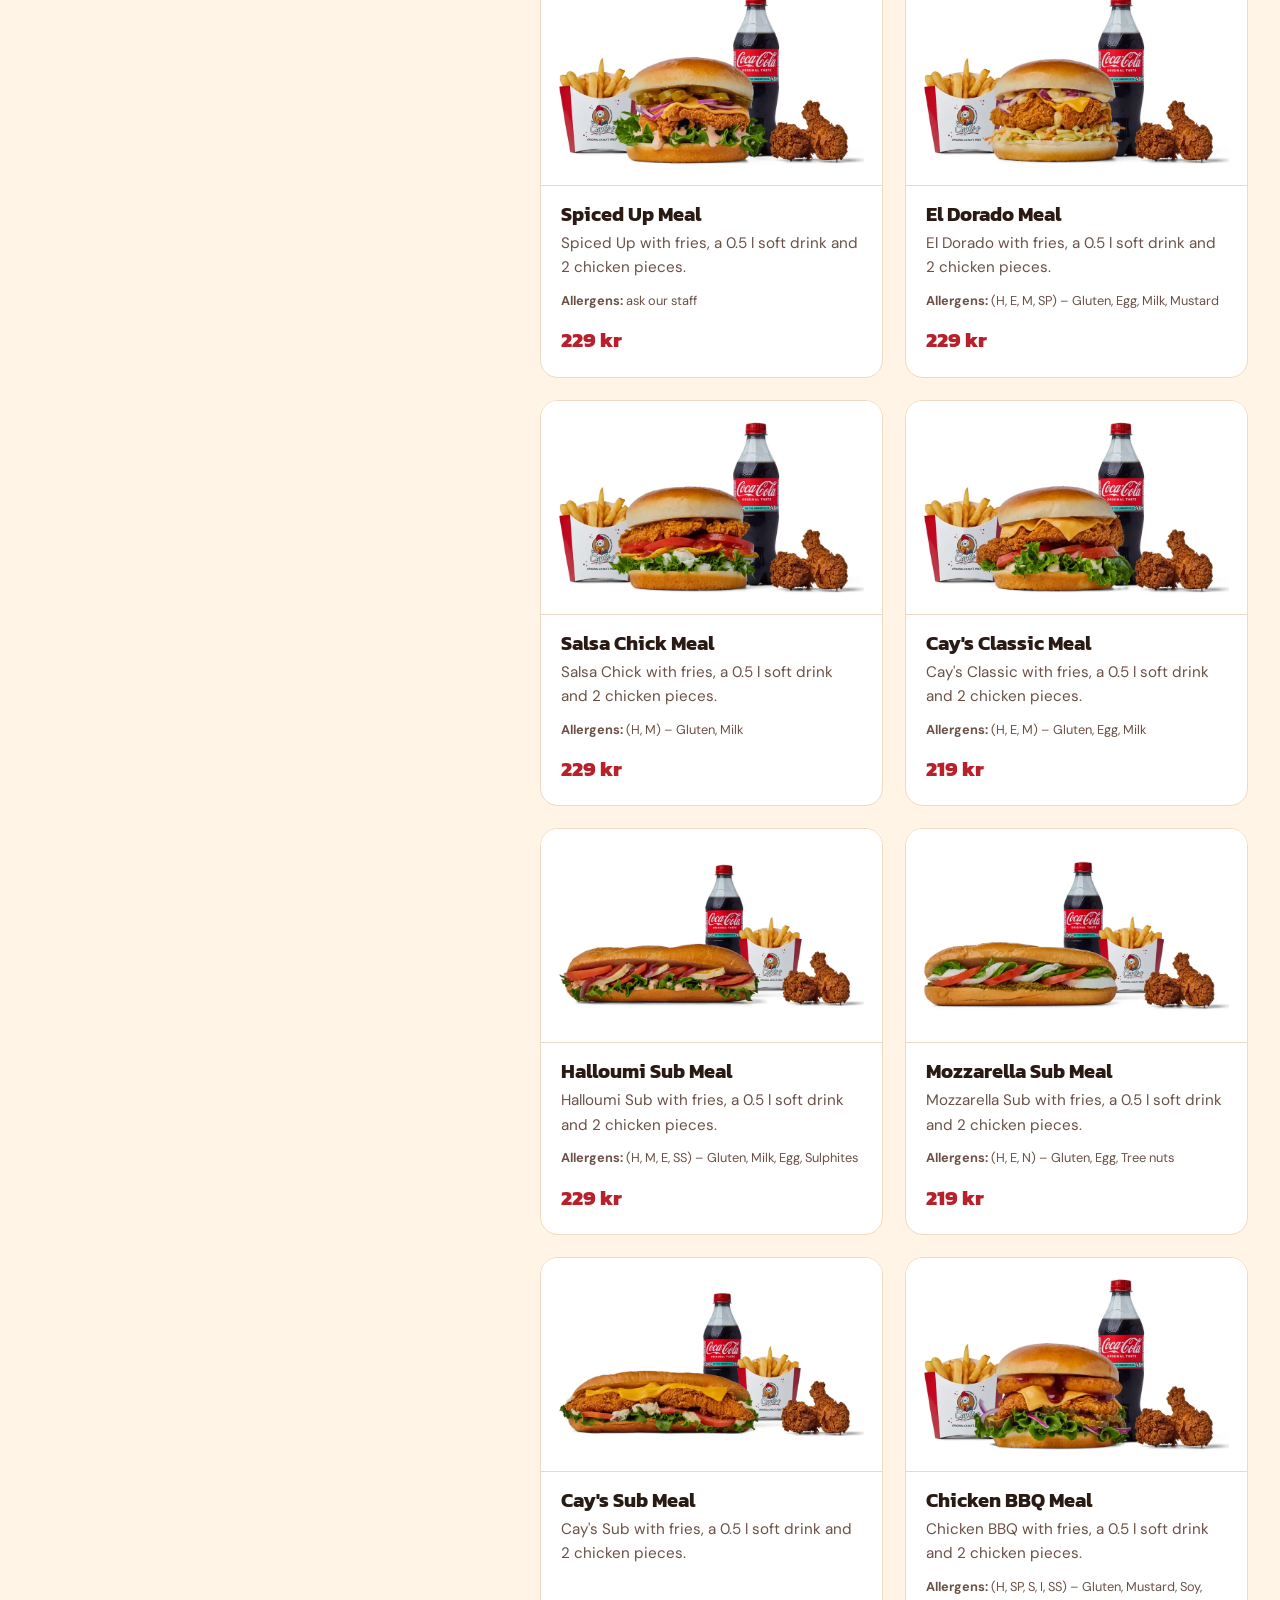
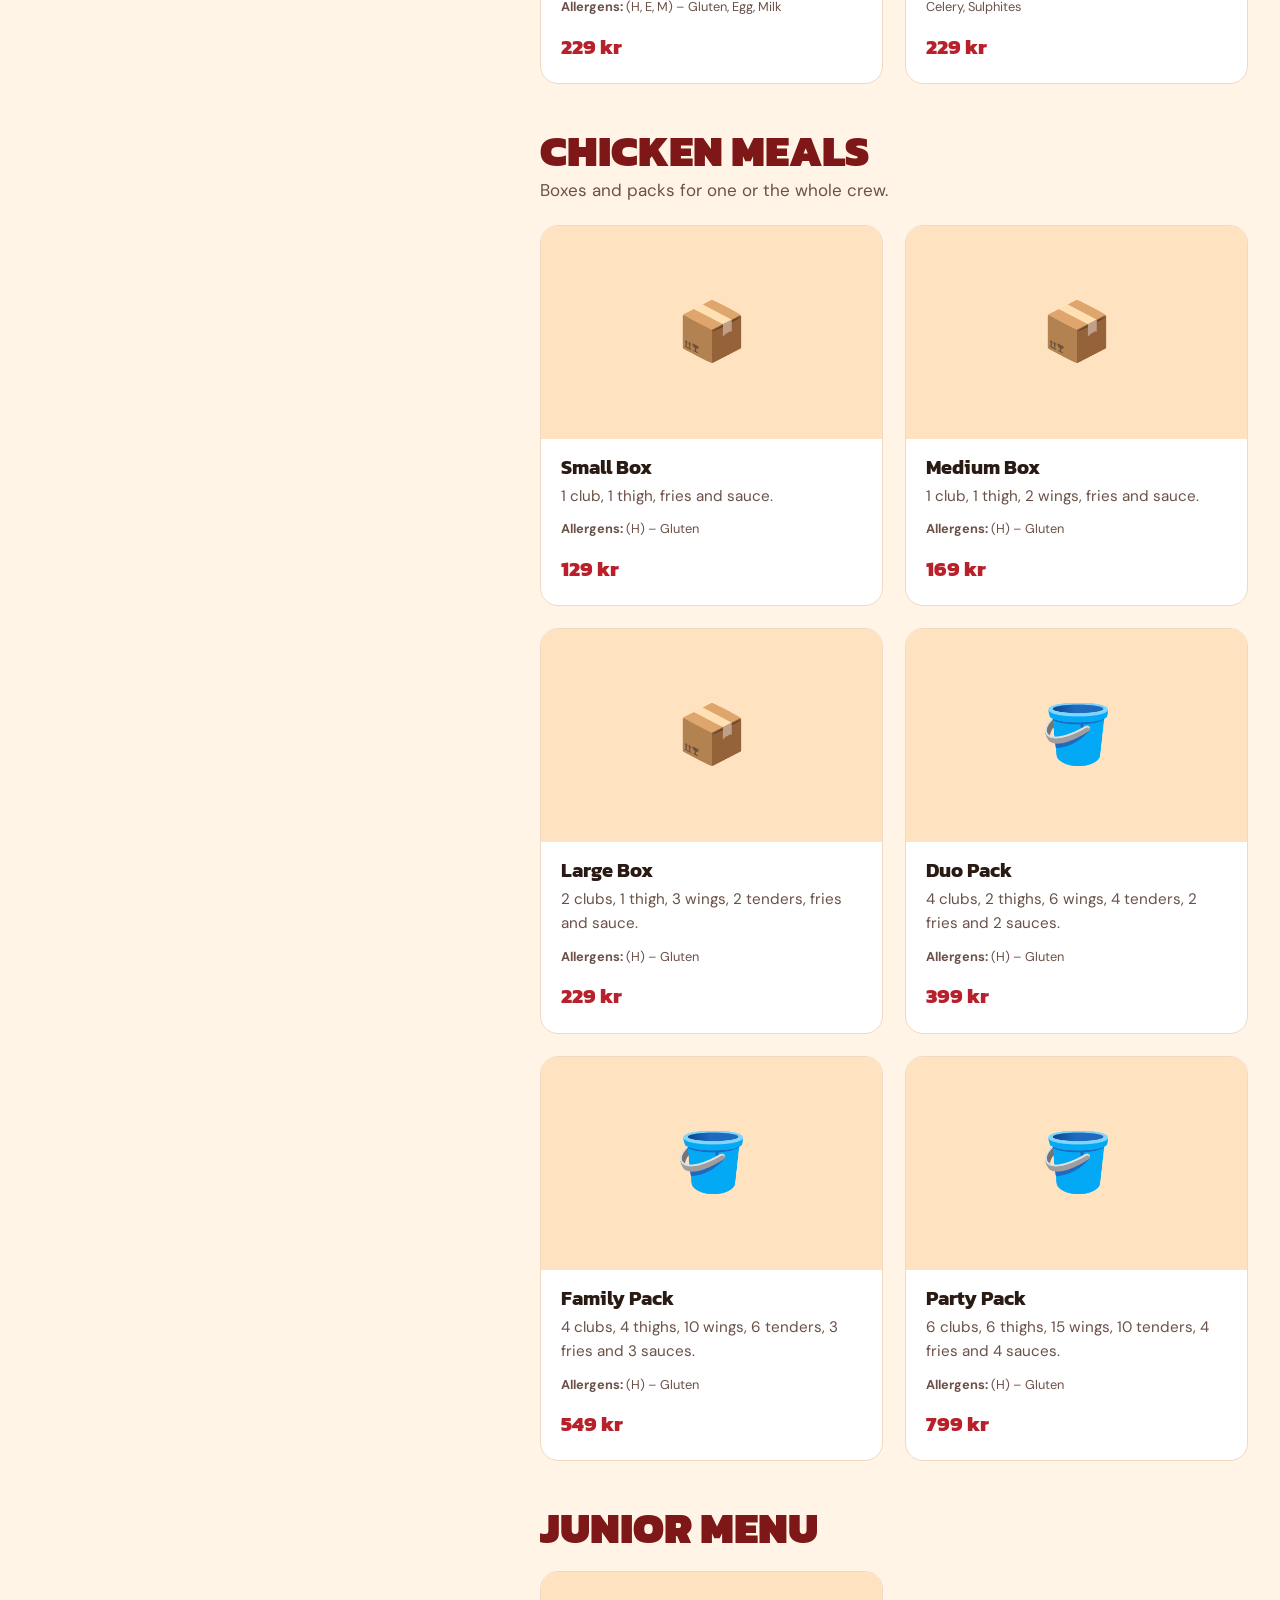
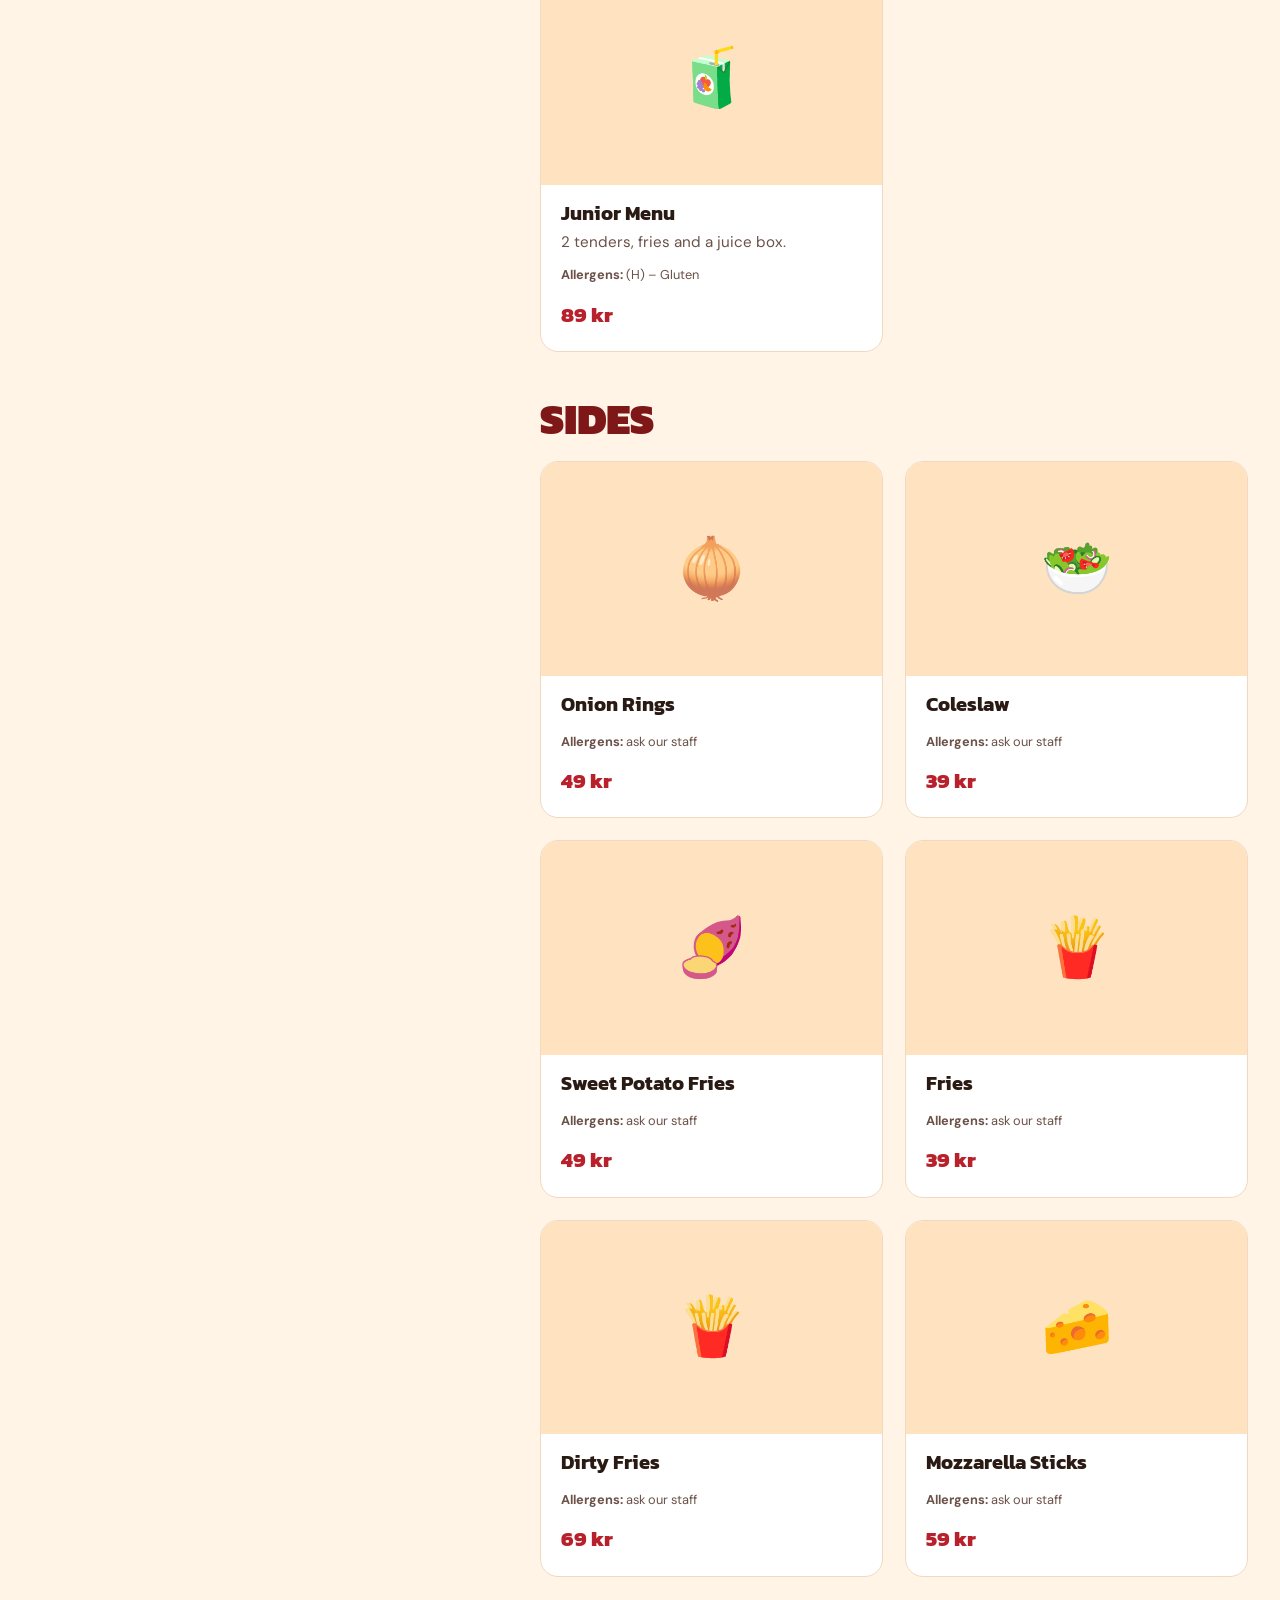
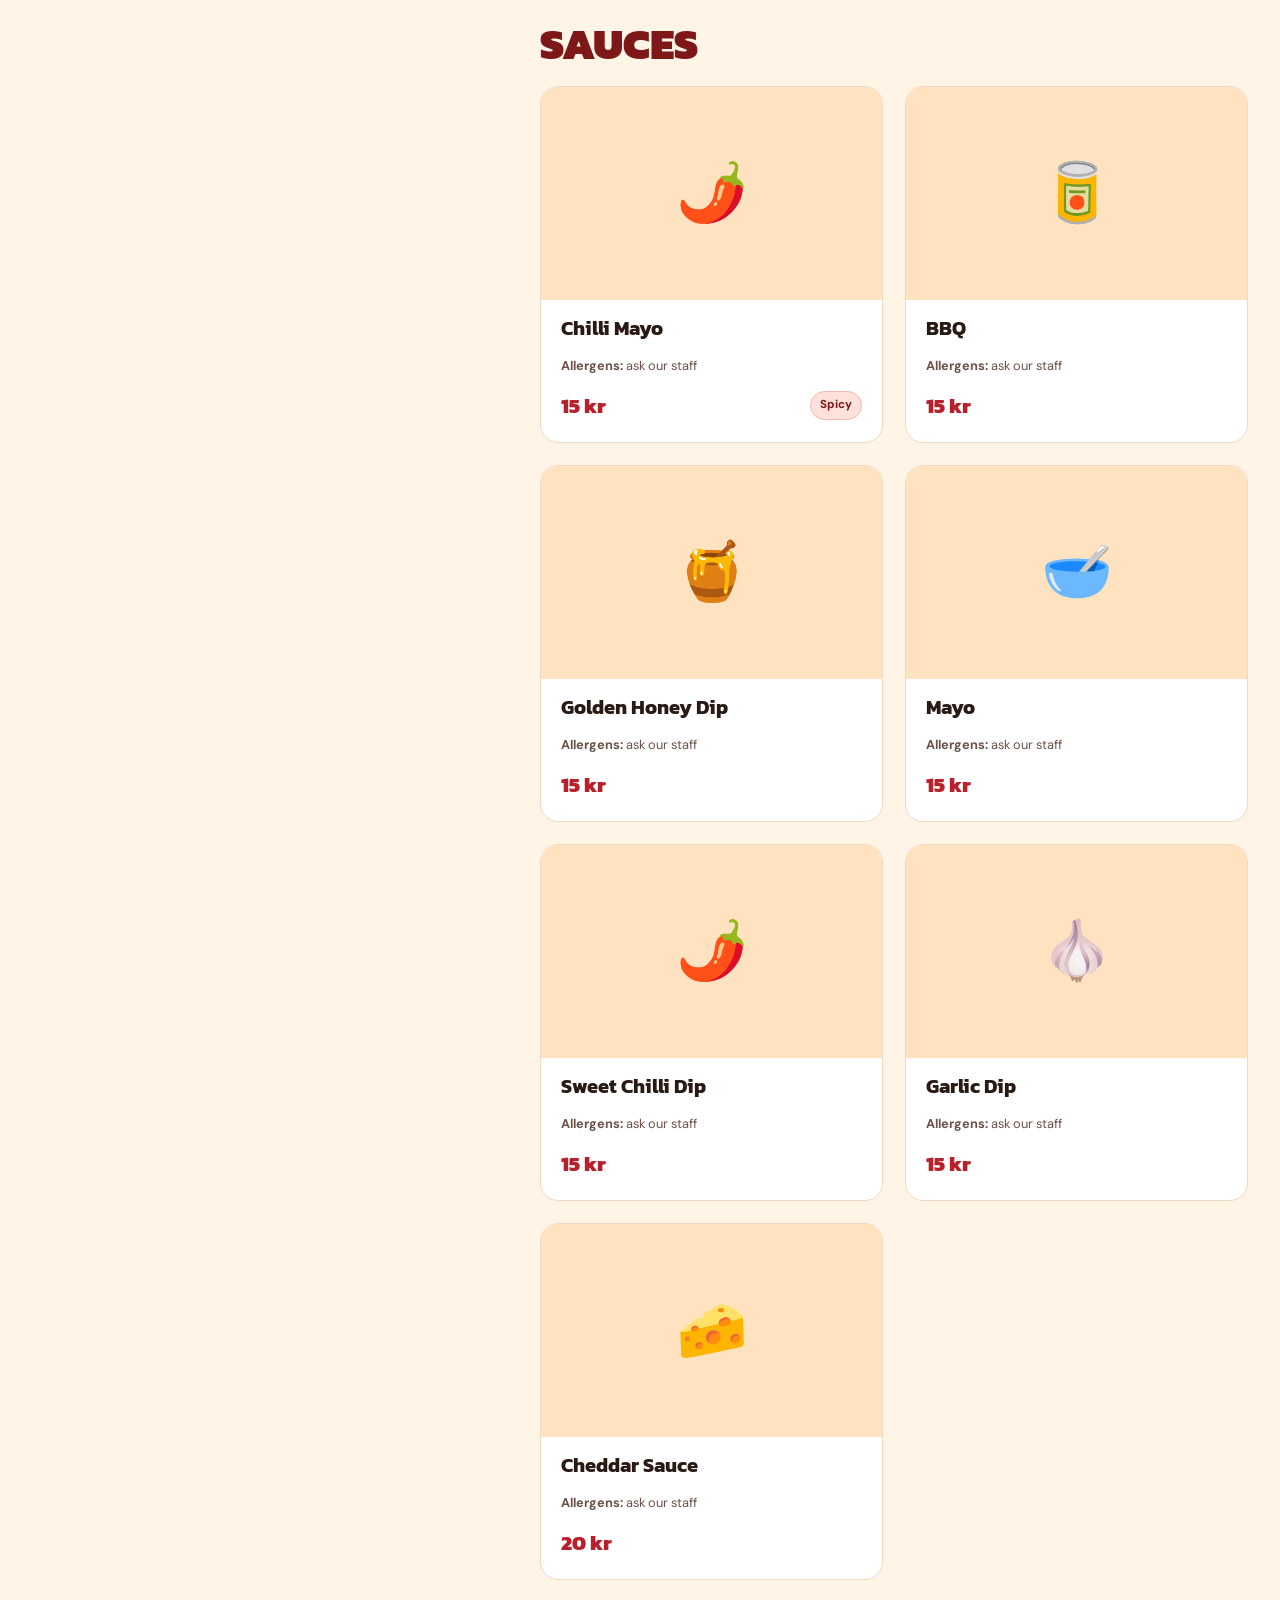
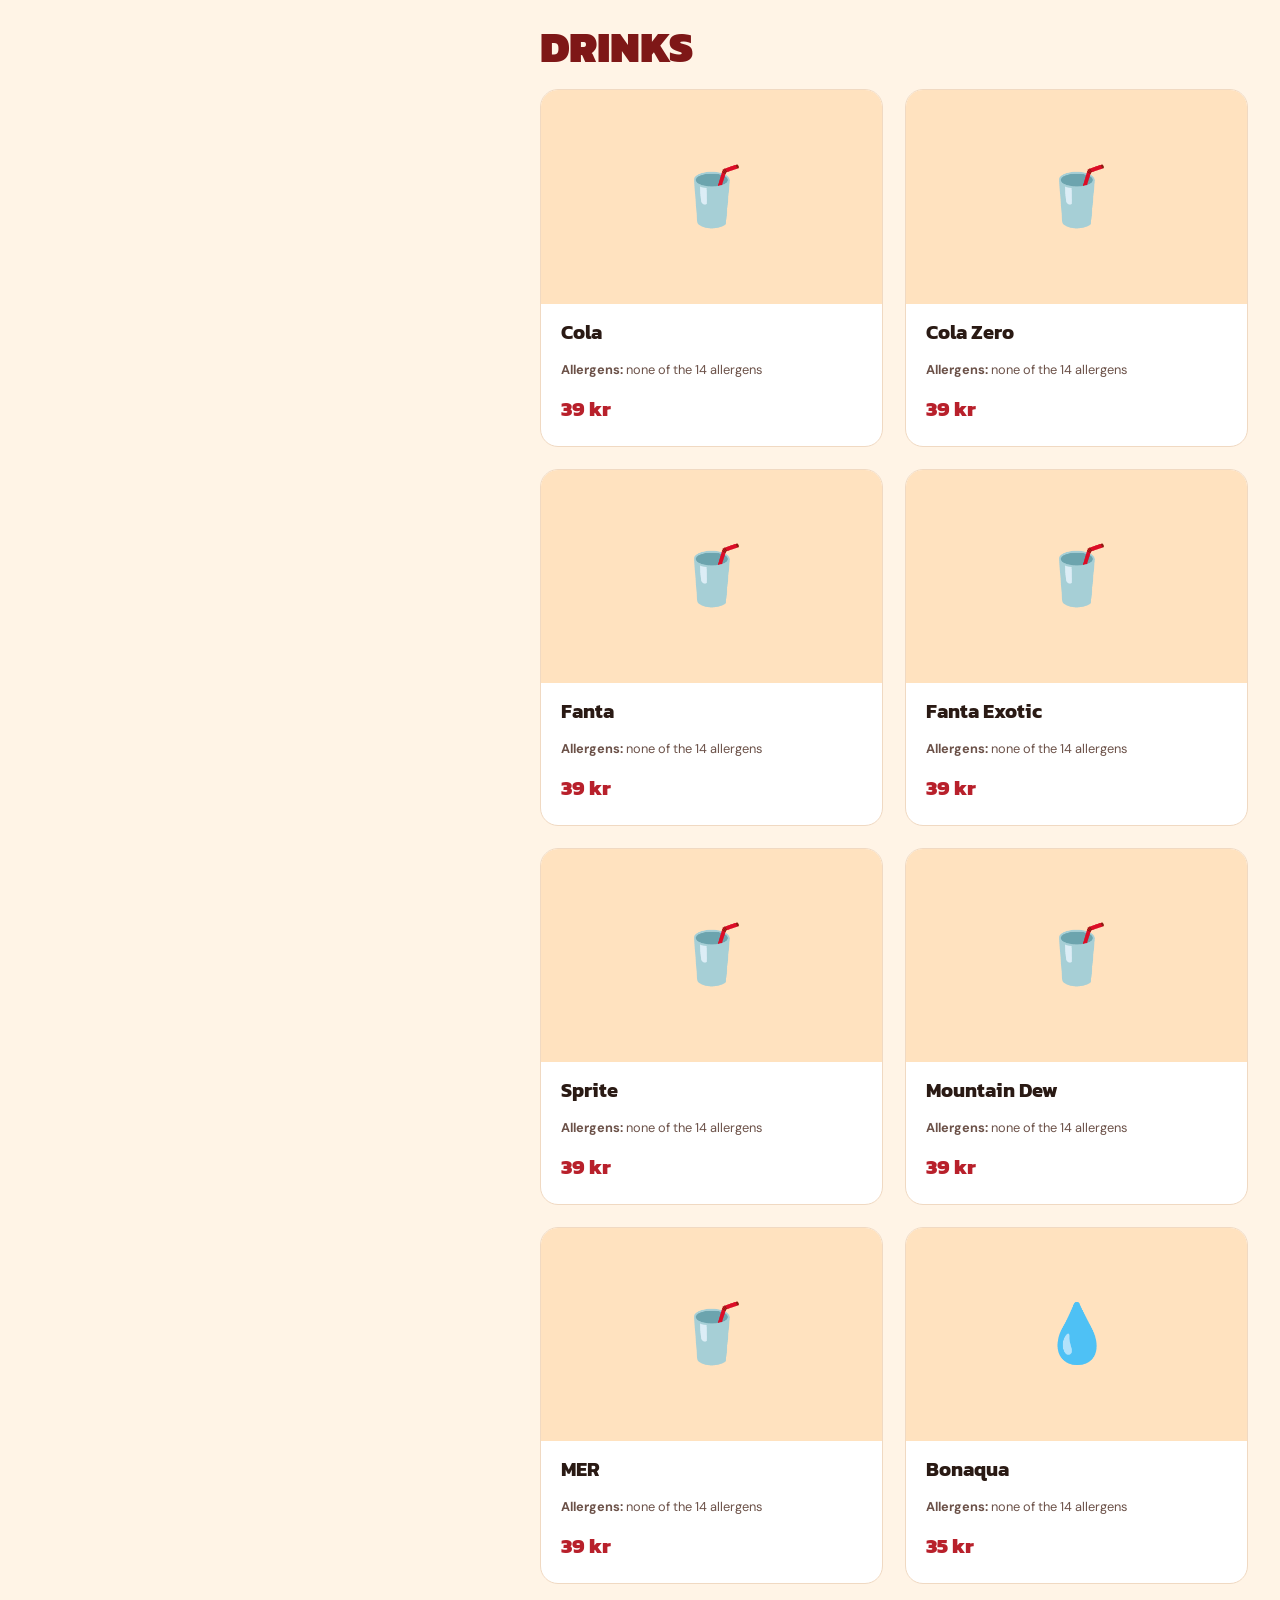
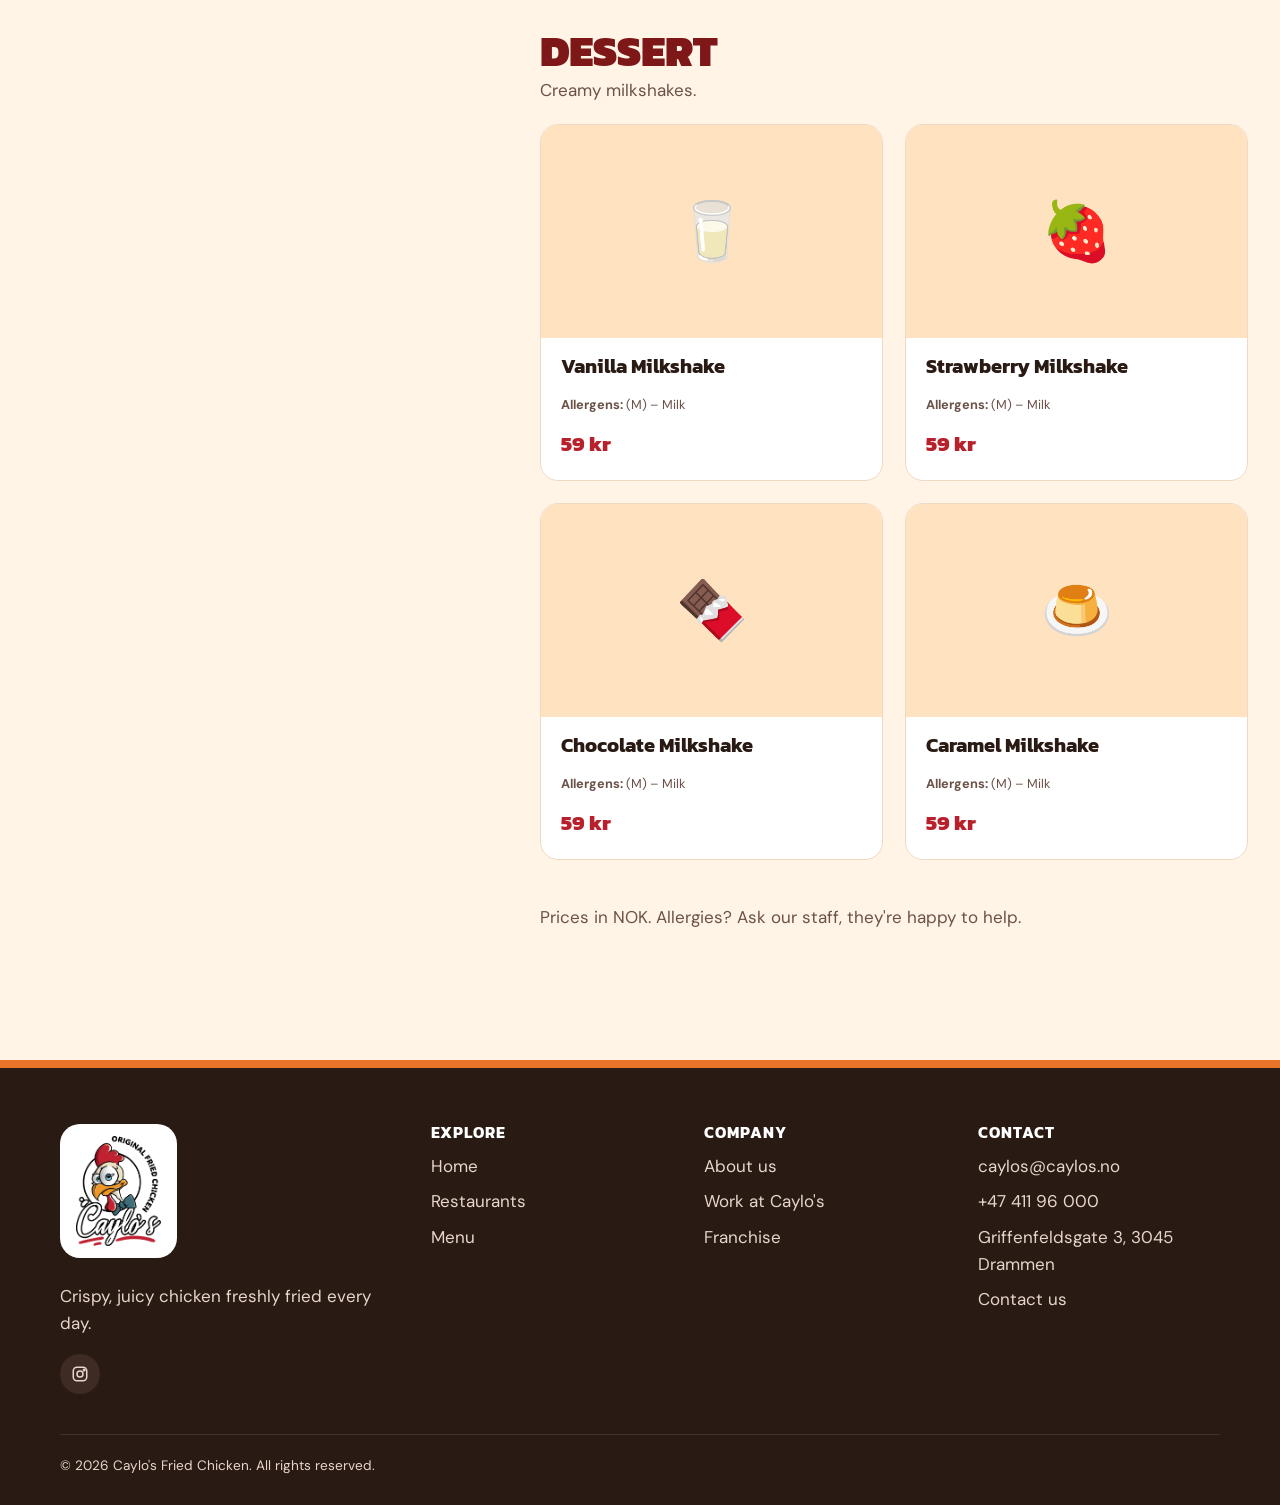
<file: menu.html>
<!doctype html>
<html lang="nb">
<head>
  <meta charset="utf-8">
  <meta name="viewport" content="width=device-width, initial-scale=1">
  <title>Caylo's Fried Chicken</title>
  <meta name="description" content="Caylo's Fried Chicken – sprø, saftig kylling stekt fersk hver dag.">
  <meta name="theme-color" content="#b8202b">
  <link rel="icon" href="assets/img/favicon.png" type="image/png">
  <link rel="apple-touch-icon" href="assets/img/favicon.png">
  <link rel="preconnect" href="https://fonts.googleapis.com">
  <link rel="preconnect" href="https://fonts.gstatic.com" crossorigin>
  <link href="https://fonts.googleapis.com/css2?family=Kanit:wght@500;700;800;900&family=DM+Sans:wght@400;500;600;700&display=swap" rel="stylesheet">
  <link rel="stylesheet" href="assets/css/style.css?v=13">
</head>
<body data-page="menu" data-title="menu.title">
  <header id="site-header" class="site-header"></header>
  <main>
    <section class="page-hero">
      <div class="container container-full">
        <span class="eyebrow" data-i18n="menu.eyebrow"></span>
        <h1 data-i18n="menu.title"></h1>
        <p data-i18n="menu.text"></p>
      </div>
    </section>

    <section class="section menu-section">
      <div class="container container-full menu-layout">
        <aside class="menu-aside">
          <div class="menu-side">
            <div class="menu-side-title" data-i18n="menu.title"></div>
            <nav id="cat-nav" aria-label="Menu categories"></nav>
          </div>
          <div class="allergy-box" id="allergy-panel"></div>
        </aside>
        <div>
          <div id="menu-list"></div>
          <p class="muted" data-i18n="menu.note"></p>
        </div>
      </div>
    </section>
  </main>
  <footer id="site-footer" class="site-footer"></footer>
  <script src="assets/js/data.js?v=13"></script>
  <script src="assets/js/i18n.js?v=13"></script>
  <script src="assets/js/main.js?v=13"></script>
</body>
</html>
</file>
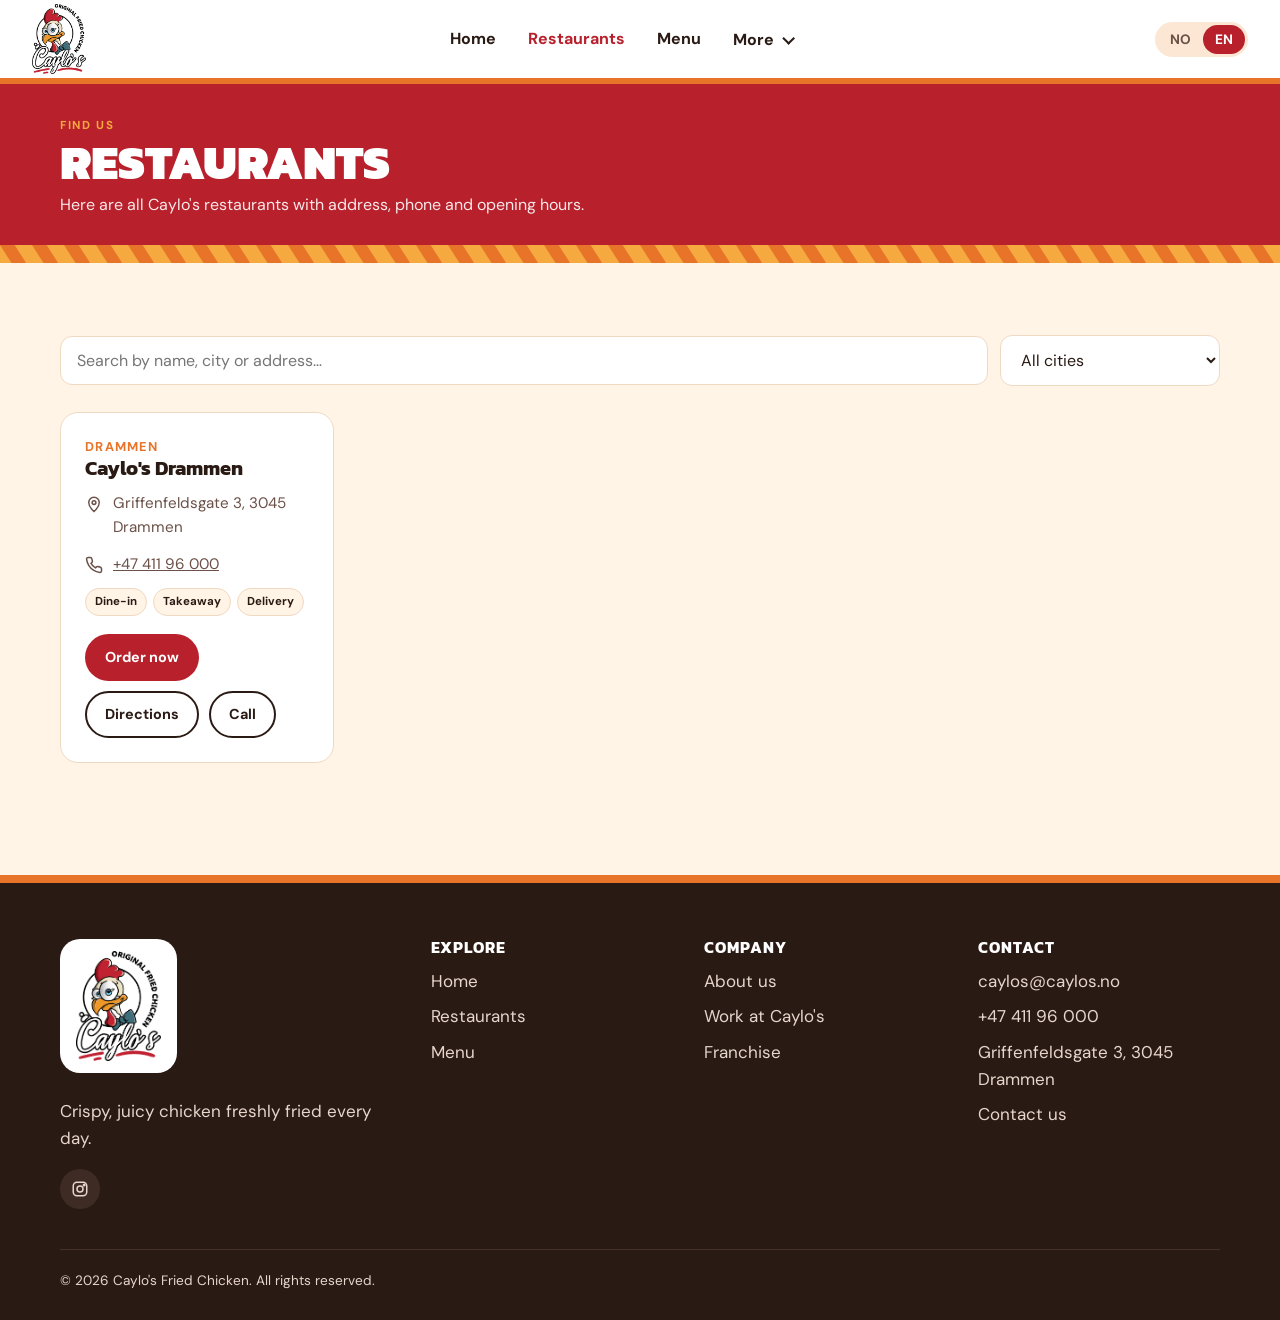
<file: restaurants.html>
<!doctype html>
<html lang="nb">
<head>
  <meta charset="utf-8">
  <meta name="viewport" content="width=device-width, initial-scale=1">
  <title>Caylo's Fried Chicken</title>
  <meta name="description" content="Caylo's Fried Chicken – sprø, saftig kylling stekt fersk hver dag.">
  <meta name="theme-color" content="#b8202b">
  <link rel="icon" href="assets/img/favicon.png" type="image/png">
  <link rel="apple-touch-icon" href="assets/img/favicon.png">
  <link rel="preconnect" href="https://fonts.googleapis.com">
  <link rel="preconnect" href="https://fonts.gstatic.com" crossorigin>
  <link href="https://fonts.googleapis.com/css2?family=Kanit:wght@500;700;800;900&family=DM+Sans:wght@400;500;600;700&display=swap" rel="stylesheet">
  <link rel="stylesheet" href="assets/css/style.css?v=13">
</head>
<body data-page="restaurants" data-title="restos.title">
  <header id="site-header" class="site-header"></header>
  <main>
    <section class="page-hero">
      <div class="container">
        <span class="eyebrow" data-i18n="restos.eyebrow"></span>
        <h1 data-i18n="restos.title"></h1>
        <p data-i18n="restos.text"></p>
      </div>
    </section>

    <section class="section">
      <div class="container">
        <div class="toolbar">
          <input class="input" id="resto-search" type="search" data-i18n-placeholder="restos.search" data-i18n-aria="restos.search">
          <select class="select" id="resto-city" aria-label="City"></select>
        </div>
        <div class="grid grid-3" id="resto-list"></div>
      </div>
    </section>
  </main>
  <footer id="site-footer" class="site-footer"></footer>
  <script src="assets/js/data.js?v=13"></script>
  <script src="assets/js/i18n.js?v=13"></script>
  <script src="assets/js/main.js?v=13"></script>
</body>
</html>
</file>
<file: assets/css/style.css>
/* Caylo's Original Fried Chicken — main stylesheet */

:root {
  --red: #b8202b;
  --red-dark: #7e1717;
  --orange: #e8742a;
  --orange-light: #f6a93e;
  --peach: #ffe2bf;
  --ink: #2a1a14;
  --ink-soft: #6b5148;
  --cream: #fff4e6;
  --paper: #ffffff;
  --line: #f0d9c2;
  --radius: 18px;
  --shadow: 0 10px 30px rgba(42, 26, 20, 0.08);
  --max: 1200px;
  --header-h: 84px;
  --head: "Kanit", "Arial Black", system-ui, sans-serif;
  --body: "DM Sans", system-ui, -apple-system, "Segoe UI", sans-serif;
  /* Orange zigzag stripes from the Caylo's box */
  --chevron: url("data:image/svg+xml,%3Csvg xmlns='http://www.w3.org/2000/svg' width='96' height='140'%3E%3Cpolygon points='0,0 44,0 88,70 44,140 0,140 44,70' fill='%23E8742A'/%3E%3C/svg%3E");
}
@media (max-width: 900px) { :root { --header-h: 68px; } }

* { box-sizing: border-box; }
html { scroll-behavior: smooth; }
body {
  margin: 0;
  font-family: var(--body);
  font-size: 17px;
  line-height: 1.6;
  color: var(--ink);
  background: var(--cream);
  -webkit-font-smoothing: antialiased;
}
img { max-width: 100%; height: auto; display: block; }
a { color: var(--red); }
h1, h2, h3, h4 {
  font-family: var(--head);
  line-height: 1.05;
  margin: 0 0 0.5em;
}
h1 { font-size: clamp(2.6rem, 7vw, 5.2rem); font-weight: 900; text-transform: uppercase; }
h2 { font-size: clamp(1.8rem, 4vw, 2.7rem); font-weight: 900; text-transform: uppercase; }
h3 { font-size: 1.25rem; font-weight: 700; }
p { margin: 0 0 1em; }

.container { width: 100%; max-width: var(--max); margin: 0 auto; padding: 0 20px; }
/* Full screen width (menu page) */
.container-full { max-width: none; padding: 0 clamp(20px, 2.5vw, 40px); }
.section { padding: 72px 0; }
.section-tight { padding: 48px 0; }
.center { text-align: center; }
.muted { color: var(--ink-soft); }
.eyebrow {
  display: inline-block;
  font-weight: 700;
  font-size: 0.8rem;
  letter-spacing: 0.14em;
  text-transform: uppercase;
  color: var(--orange);
  margin-bottom: 10px;
}

.chev { background-color: var(--orange-light); background-image: var(--chevron); background-size: 96px 140px; }

/* ---------- Buttons ---------- */
.btn {
  display: inline-flex;
  align-items: center;
  gap: 8px;
  padding: 14px 26px;
  border-radius: 999px;
  border: 2px solid transparent;
  font-family: var(--body);
  font-weight: 700;
  font-size: 1rem;
  text-decoration: none;
  cursor: pointer;
  transition: transform 0.15s ease, background 0.15s ease, color 0.15s ease;
}
.btn:hover { transform: translateY(-2px); }
.btn-primary { background: var(--red); color: #fff; }
.btn-primary:hover { background: var(--red-dark); }
.btn-gold { background: var(--orange-light); color: var(--ink); }
.btn-gold:hover { background: #ffb954; }
.btn-outline { border-color: currentColor; color: var(--ink); background: transparent; }
.btn-light { border-color: #fff; color: #fff; background: transparent; }

/* ---------- Header ---------- */
.site-header {
  position: sticky;
  top: 0;
  z-index: 50;
  background: var(--paper);
  border-bottom: 6px solid var(--orange);
}
.nav {
  display: flex;
  align-items: center;
  justify-content: space-between;
  height: calc(var(--header-h) - 6px);
  gap: 16px;
}
.logo { display: flex; align-items: center; text-decoration: none; flex-shrink: 0; }
.logo img { height: calc(var(--header-h) - 14px); width: auto; }

.nav-links {
  display: flex;
  align-items: center;
  gap: 4px;
  list-style: none;
  margin: 0;
  padding: 0;
}
.nav-links > li { position: relative; }
.nav-links a,
.nav-links .dropdown-toggle {
  display: block;
  padding: 10px 14px;
  border-radius: 10px;
  color: var(--ink);
  text-decoration: none;
  font-weight: 700;
  font-size: 1rem;
  background: none;
  border: none;
  font-family: var(--body);
  cursor: pointer;
}
.nav-links a:hover,
.nav-links .dropdown-toggle:hover { background: var(--cream); }
.nav-links a.active,
.nav-links .dropdown-toggle.active { color: var(--red); }
.dropdown-toggle::after {
  content: "";
  display: inline-block;
  width: 7px;
  height: 7px;
  margin-left: 8px;
  border-right: 2px solid currentColor;
  border-bottom: 2px solid currentColor;
  transform: rotate(45deg) translateY(-3px);
}
.dropdown {
  position: absolute;
  top: calc(100% + 6px);
  right: 0;
  min-width: 220px;
  background: var(--paper);
  border: 1px solid var(--line);
  border-radius: 14px;
  box-shadow: var(--shadow);
  padding: 8px;
  list-style: none;
  margin: 0;
  display: none;
}
.has-dropdown.open .dropdown { display: block; }

.nav-right { display: flex; align-items: center; gap: 10px; }
.lang-switch {
  display: flex;
  background: #fbe7d3;
  border-radius: 999px;
  padding: 3px;
}
.lang-switch button {
  border: none;
  background: transparent;
  padding: 6px 12px;
  border-radius: 999px;
  font-weight: 700;
  font-size: 0.85rem;
  cursor: pointer;
  color: var(--ink-soft);
  font-family: var(--body);
}
.lang-switch button.active { background: var(--red); color: #fff; }

.menu-btn {
  display: none;
  width: 44px;
  height: 44px;
  border: 1px solid var(--line);
  background: var(--paper);
  border-radius: 12px;
  cursor: pointer;
  align-items: center;
  justify-content: center;
}
.menu-btn span,
.menu-btn span::before,
.menu-btn span::after {
  display: block;
  width: 20px;
  height: 2px;
  background: var(--ink);
  position: relative;
  content: "";
}
.menu-btn span::before { position: absolute; top: -6px; }
.menu-btn span::after { position: absolute; top: 6px; }

@media (max-width: 900px) {
  .menu-btn { display: inline-flex; }
  .nav-links {
    position: fixed;
    top: var(--header-h);
    left: 0;
    right: 0;
    bottom: 0;
    flex-direction: column;
    align-items: stretch;
    background: var(--paper);
    padding: 16px 20px 40px;
    gap: 2px;
    overflow-y: auto;
    display: none;
  }
  .nav-open .nav-links { display: flex; }
  .nav-links a,
  .nav-links .dropdown-toggle {
    font-size: 1.15rem;
    padding: 14px 12px;
    width: 100%;
    text-align: left;
  }
  .dropdown {
    position: static;
    box-shadow: none;
    border: none;
    padding: 0 0 0 14px;
    display: block;
  }
  .dropdown-toggle::after { display: none; }
  .dropdown-toggle { color: var(--ink-soft) !important; font-size: 0.85rem !important; text-transform: uppercase; letter-spacing: 0.1em; pointer-events: none; }
}

/* ---------- Hero ---------- */
.hero,
.page-hero {
  position: relative;
  background: var(--red);
  color: #fff;
  overflow: hidden;
}
/* Zigzag stripe band along the bottom */
.hero::after,
.page-hero::after {
  content: "";
  position: absolute;
  left: 0;
  right: 0;
  bottom: 0;
  height: 28px;
  background-color: var(--orange-light);
  background-image: var(--chevron);
  background-size: 48px 70px;
}
.hero-inner {
  display: grid;
  grid-template-columns: 1.1fr 0.9fr;
  align-items: center;
  gap: 40px;
  padding: 72px 20px 100px;
}
.hero .eyebrow { color: var(--orange-light); }
.hero h1 span { color: var(--orange-light); }
.hero p { font-size: 1.15rem; max-width: 520px; opacity: 0.95; }
.hero-actions { display: flex; flex-wrap: wrap; gap: 12px; margin-top: 28px; }
.hero-disc {
  justify-self: center;
  width: min(100%, 420px);
  aspect-ratio: 1;
  border-radius: 50%;
  background: #fff;
  border: 10px solid var(--orange-light);
  box-shadow: 0 0 0 10px var(--orange), 0 30px 60px rgba(0, 0, 0, 0.25);
  display: grid;
  place-items: center;
}
.hero-disc img { width: 62%; height: auto; }
@media (max-width: 820px) {
  .hero-inner { grid-template-columns: 1fr; padding: 36px 20px 76px; gap: 28px; }
  .hero-disc { width: min(62%, 240px); order: -1; border-width: 7px; box-shadow: 0 0 0 7px var(--orange), 0 20px 40px rgba(0, 0, 0, 0.25); }
}

/* Compact red heading on inner pages */
.page-hero { padding: 26px 0 46px; }
.page-hero::after { height: 18px; background-size: 32px 46px; }
.page-hero .eyebrow { color: var(--orange-light); margin-bottom: 2px; font-size: 0.72rem; }
.page-hero h1 { font-size: clamp(2rem, 4.5vw, 3rem); margin: 0 0 4px; }
.page-hero p { max-width: 640px; opacity: 0.9; font-size: 1rem; margin: 0; }
@media (max-width: 600px) {
  .page-hero { padding: 20px 0 38px; }
  .page-hero p { font-size: 0.92rem; }
}
.section.menu-section { padding-top: 32px; }

/* ---------- Cards & grids ---------- */
.grid { display: grid; gap: 22px; }
.grid-3 { grid-template-columns: repeat(auto-fill, minmax(260px, 1fr)); }
.grid-2 { grid-template-columns: repeat(auto-fit, minmax(300px, 1fr)); }

.card {
  background: var(--paper);
  border: 1px solid var(--line);
  border-radius: var(--radius);
  padding: 24px;
}
.feature-icon {
  width: 52px;
  height: 52px;
  border-radius: 14px;
  background: var(--peach);
  display: grid;
  place-items: center;
  margin-bottom: 14px;
  font-size: 1.6rem;
}

/* Menu item card */
.item {
  background: var(--paper);
  border: 1px solid var(--line);
  border-radius: var(--radius);
  overflow: hidden;
  display: flex;
  flex-direction: column;
}
.item-img {
  aspect-ratio: 16 / 10;
  background: var(--peach);
  display: grid;
  place-items: center;
  font-size: 3.6rem;
  position: relative;
}
.item-img img { width: 100%; height: 100%; object-fit: contain; }
.item-img.has-photo { background: #fff; border-bottom: 1px solid var(--line); }
.item-body { padding: 18px 20px 20px; display: flex; flex-direction: column; flex: 1; }
.item-body h3 { margin-bottom: 6px; }
.item-body p { color: var(--ink-soft); font-size: 0.95rem; flex: 1; }
.item-foot { display: flex; justify-content: space-between; align-items: center; gap: 10px; }
.price { font-family: var(--head); font-weight: 800; font-size: 1.3rem; color: var(--red); }
.tags { display: flex; gap: 6px; flex-wrap: wrap; }
.tag {
  font-size: 0.72rem;
  font-weight: 700;
  padding: 4px 9px;
  border-radius: 999px;
  background: var(--cream);
  border: 1px solid var(--line);
  white-space: nowrap;
}
.tag-spicy { background: #ffe1dc; border-color: #f6b9ae; color: var(--red-dark); }
.tag-new { background: var(--red); border-color: var(--red); color: #fff; }
.tag-veg { background: #e2f3df; border-color: #b9dcb2; color: #2f6b26; }

/* ---------- Menu page: sidebar ---------- */
.menu-layout {
  display: grid;
  grid-template-columns: 260px minmax(0, 1fr);
  gap: 40px;
  align-items: start;
}
.menu-layout > * { min-width: 0; }
/* The whole left column (categories + allergies) stays in place.
   It is never taller than the window, so it can't scroll away. */
.menu-aside {
  position: sticky;
  top: calc(var(--header-h) + 20px);
  max-height: calc(100vh - var(--header-h) - 40px);
  overflow-y: auto;
  overscroll-behavior: contain;
  display: flex;
  flex-direction: column;
  gap: 16px;
  scrollbar-width: thin;
}
.menu-side {
  background: var(--red-dark);
  color: #fff;
  border-radius: var(--radius);
  padding: 8px 0;
}
.menu-side-title {
  font-size: 0.78rem;
  font-weight: 700;
  letter-spacing: 0.14em;
  text-transform: uppercase;
  opacity: 0.75;
  padding: 10px 20px 6px;
}
.menu-side nav { display: flex; flex-direction: column; }
.side-link {
  display: flex;
  align-items: center;
  gap: 14px;
  min-height: 76px;
  padding: 8px 16px 8px 12px;
  border-left: 5px solid transparent;
  color: #fff;
  text-decoration: none;
  font-weight: 700;
  font-size: 1.05rem;
  line-height: 1.25;
}
.side-thumb {
  width: 72px;
  height: 54px;
  flex-shrink: 0;
  display: grid;
  place-items: center;
  font-size: 2rem;
  background: #fff;
  border-radius: 12px;
  padding: 3px;
}
.side-thumb img { width: 100%; height: 100%; object-fit: contain; }
.side-link:hover { background: rgba(255, 255, 255, 0.08); }
.side-link.active { border-left-color: var(--orange-light); background: var(--orange-light); color: var(--ink); }

/* Allergy filter */
.allergy-box details {
  background: var(--paper);
  border: 1px solid var(--line);
  border-radius: var(--radius);
  padding: 16px 18px 18px;
}
.allergy-box summary {
  display: flex;
  align-items: center;
  justify-content: space-between;
  gap: 10px;
  cursor: pointer;
  list-style: none;
}
.allergy-box summary::-webkit-details-marker { display: none; }
.allergy-box summary::after {
  content: "";
  width: 8px;
  height: 8px;
  border-right: 2px solid var(--ink);
  border-bottom: 2px solid var(--ink);
  transform: rotate(45deg);
  margin: 0 4px 4px auto;
  flex-shrink: 0;
}
.allergy-box details[open] summary::after { transform: rotate(-135deg); margin-bottom: -4px; }
.allergy-title { font-family: var(--head); font-weight: 800; font-size: 1.2rem; text-transform: uppercase; color: var(--red-dark); }
.allergy-count { background: var(--red); color: #fff; font-size: 0.75rem; font-weight: 700; padding: 3px 9px; border-radius: 999px; }
.allergy-count:empty { display: none; }
.allergy-hint { font-size: 0.88rem; color: var(--ink-soft); margin: 8px 0 12px; }
.allergy-list { display: grid; grid-template-columns: 1fr 1fr; gap: 6px; }
.allergy-chip {
  display: flex;
  align-items: center;
  gap: 8px;
  padding: 7px 10px;
  border: 1px solid var(--line);
  border-radius: 10px;
  font-size: 0.9rem;
  font-weight: 600;
  cursor: pointer;
  user-select: none;
}
.allergy-chip input { width: 17px; height: 17px; margin: 0; accent-color: var(--red); flex-shrink: 0; }
.allergy-chip:has(input:checked) { background: #ffe1dc; border-color: #f6b9ae; color: var(--red-dark); }
.allergy-reset {
  margin-top: 12px;
  border: none;
  background: none;
  color: var(--red);
  font: 700 0.9rem var(--body);
  text-decoration: underline;
  cursor: pointer;
  padding: 0;
}
.allergy-reset[hidden] { display: none; }
.allergy-note { font-size: 0.78rem; color: var(--ink-soft); margin: 10px 0 0; }
.item-allergens { font-size: 0.8rem !important; color: var(--ink-soft); margin: -4px 0 12px; flex: 0 !important; }
.item-allergens strong { font-weight: 700; }

/* Wide screens: allergies get their own column, left of the categories */
@media (min-width: 1200px) {
  .menu-layout { grid-template-columns: 476px minmax(0, 1fr); gap: 32px; }
  .menu-aside {
    display: grid;
    grid-template-columns: 210px 250px;
    gap: 16px;
    align-items: start;
    max-height: none;
    overflow: visible;
  }
  .menu-aside > * { max-height: calc(100vh - var(--header-h) - 40px); overflow-y: auto; scrollbar-width: thin; }
  .allergy-box { order: -1; border-radius: var(--radius); }
  .allergy-box details { padding: 14px 14px 16px; }
  .allergy-title { font-size: 1.05rem; }
  .allergy-list { grid-template-columns: 1fr; gap: 5px; }
  .allergy-chip { padding: 6px 10px; }
}

.menu-cat { padding-bottom: 44px; scroll-margin-top: calc(var(--header-h) + 20px); }
.menu-cat-head { margin-bottom: 20px; }
.menu-cat-head h2 { margin: 0 0 4px; color: var(--red-dark); }
.menu-cat-head p { margin: 0; color: var(--ink-soft); }

@media (max-width: 900px) {
  .menu-layout { grid-template-columns: minmax(0, 1fr); gap: 24px; }
  /* Phones: categories become a sticky sideways row, allergies a fold-out box */
  .menu-aside { display: contents; }
  .menu-side {
    position: sticky;
    top: var(--header-h);
    z-index: 20;
    margin: 0 -20px;
    border-radius: 0;
    padding: 6px 8px;
  }
  .menu-side-title { display: none; }
  .menu-side nav {
    flex-direction: row;
    overflow-x: auto;
    gap: 4px;
    scrollbar-width: none;
  }
  .menu-side nav::-webkit-scrollbar { display: none; }
  .side-link {
    flex-direction: column;
    gap: 4px;
    min-height: 0;
    min-width: 84px;
    padding: 6px 8px;
    border-left: 0;
    border-radius: 12px;
    font-size: 0.8rem;
    text-align: center;
    white-space: nowrap;
  }
  .side-link.active { border-left: 0; }
  .side-thumb { width: 60px; height: 42px; font-size: 1.5rem; border-radius: 10px; }
  .allergy-list { grid-template-columns: repeat(auto-fill, minmax(130px, 1fr)); }
  .menu-cat { scroll-margin-top: calc(var(--header-h) + 100px); }
}

/* ---------- Restaurants page ---------- */
.toolbar {
  display: flex;
  gap: 12px;
  flex-wrap: wrap;
  align-items: center;
  margin-bottom: 26px;
}
.input,
.select,
textarea.input {
  width: 100%;
  padding: 13px 16px;
  border: 1px solid var(--line);
  border-radius: 12px;
  font-family: var(--body);
  font-size: 1rem;
  background: var(--paper);
  color: var(--ink);
}
.input:focus, .select:focus { outline: 2px solid var(--orange-light); border-color: var(--orange-light); }
.toolbar .input { flex: 1 1 260px; width: auto; }
.toolbar .select { flex: 0 1 220px; width: auto; }

.resto {
  background: var(--paper);
  border: 1px solid var(--line);
  border-radius: var(--radius);
  padding: 24px;
  display: flex;
  flex-direction: column;
  gap: 12px;
}
.resto-head { display: flex; justify-content: space-between; align-items: flex-start; gap: 10px; }
.resto-head h3 { margin: 0; }
.resto-city { font-size: 0.8rem; font-weight: 700; text-transform: uppercase; letter-spacing: 0.1em; color: var(--orange); }
.status { font-size: 0.75rem; font-weight: 700; padding: 4px 10px; border-radius: 999px; white-space: nowrap; }
.status-open { background: #e2f3df; color: #2f6b26; }
.status-closed { background: #f1e9e7; color: var(--ink-soft); }
.status-soon { background: var(--peach); color: var(--ink); }
.resto-line { display: flex; gap: 10px; color: var(--ink-soft); font-size: 0.95rem; }
.resto-line svg { flex-shrink: 0; margin-top: 4px; }
.resto-line a { color: inherit; }
.resto-actions { display: flex; gap: 10px; flex-wrap: wrap; margin-top: auto; padding-top: 6px; }
.resto-actions .btn { padding: 10px 18px; font-size: 0.9rem; }
.hours { width: 100%; font-size: 0.9rem; border-collapse: collapse; }
.hours td { padding: 2px 0; color: var(--ink-soft); }
.hours td:last-child { text-align: right; }
.hours tr.today td { color: var(--ink); font-weight: 700; }
details.hours-box summary { cursor: pointer; font-weight: 700; font-size: 0.92rem; }
details.hours-box[open] summary { margin-bottom: 6px; }
.empty { text-align: center; padding: 48px 20px; color: var(--ink-soft); }

/* ---------- Split / content ---------- */
.split { display: grid; grid-template-columns: 1fr 1fr; gap: 48px; align-items: center; }
@media (max-width: 820px) { .split { grid-template-columns: 1fr; gap: 28px; } }
.art-box {
  aspect-ratio: 4 / 3;
  border-radius: 24px;
  background-color: var(--orange-light);
  background-image: var(--chevron);
  background-size: 96px 140px;
  display: grid;
  place-items: center;
  font-size: 6rem;
}
.art-box.red { background: var(--red); }
.art-box .logo-disc {
  width: 62%;
  aspect-ratio: 1;
  border-radius: 50%;
  background: #fff;
  display: grid;
  place-items: center;
  box-shadow: 0 20px 40px rgba(0, 0, 0, 0.2);
}
.art-box .logo-disc img { width: 64%; }

.stats { display: grid; grid-template-columns: repeat(auto-fit, minmax(160px, 1fr)); gap: 18px; }
.stat { text-align: center; padding: 22px; background: var(--paper); border: 1px solid var(--line); border-radius: var(--radius); }
.stat strong { display: block; font-family: var(--head); font-weight: 900; font-size: 2.6rem; color: var(--red); line-height: 1.1; }

.band { background: var(--red-dark); color: #fff; border-radius: 24px; padding: 48px; display: flex; gap: 24px; align-items: center; justify-content: space-between; flex-wrap: wrap; }
.band h2 { margin: 0 0 6px; }
.band p { margin: 0; opacity: 0.88; }
.band.gold { background: var(--orange-light); color: var(--ink); }
@media (max-width: 600px) { .band { padding: 32px 24px; } }

.steps { counter-reset: step; display: grid; gap: 16px; grid-template-columns: repeat(auto-fit, minmax(220px, 1fr)); }
.step { background: var(--paper); border: 1px solid var(--line); border-radius: var(--radius); padding: 24px; position: relative; }
.step::before {
  counter-increment: step;
  content: counter(step);
  display: grid;
  place-items: center;
  width: 38px;
  height: 38px;
  border-radius: 50%;
  background: var(--red);
  color: #fff;
  font-family: var(--head);
  font-weight: 800;
  margin-bottom: 12px;
}

.job { display: flex; justify-content: space-between; align-items: center; gap: 16px; flex-wrap: wrap; }
.job h3 { margin-bottom: 4px; }
.job .meta { color: var(--ink-soft); font-size: 0.92rem; }

/* ---------- Forms ---------- */
.form { display: grid; gap: 16px; }
.form-row { display: grid; grid-template-columns: 1fr 1fr; gap: 16px; }
@media (max-width: 600px) { .form-row { grid-template-columns: 1fr; } }
.form label { display: block; font-weight: 700; font-size: 0.9rem; margin-bottom: 6px; }
textarea.input { min-height: 140px; resize: vertical; }
.form-note { font-size: 0.85rem; color: var(--ink-soft); }
.form-success {
  display: none;
  background: #e2f3df;
  color: #2f6b26;
  padding: 14px 16px;
  border-radius: 12px;
  font-weight: 600;
}
.form-success.show { display: block; }

.contact-list { list-style: none; padding: 0; margin: 0; display: grid; gap: 18px; }
.contact-list li { display: flex; gap: 14px; align-items: flex-start; }
.contact-list .feature-icon { margin: 0; flex-shrink: 0; width: 46px; height: 46px; font-size: 1.3rem; }
.contact-list strong { display: block; }

.faq details { background: var(--paper); border: 1px solid var(--line); border-radius: 14px; padding: 16px 20px; margin-bottom: 10px; }
.faq summary { font-weight: 700; cursor: pointer; }
.faq details p { margin: 10px 0 0; color: var(--ink-soft); }

/* ---------- Footer ---------- */
.site-footer { background: var(--ink); color: #e6d6cc; padding: 56px 0 28px; margin-top: 40px; border-top: 8px solid var(--orange); }
.footer-grid { display: grid; grid-template-columns: 1.4fr 1fr 1fr 1fr; gap: 32px; }
@media (max-width: 820px) { .footer-grid { grid-template-columns: 1fr 1fr; } }
@media (max-width: 480px) { .footer-grid { grid-template-columns: 1fr; } }
.site-footer h4 { color: #fff; font-size: 1rem; margin-bottom: 12px; text-transform: uppercase; letter-spacing: 0.06em; }
.site-footer ul { list-style: none; margin: 0; padding: 0; display: grid; gap: 8px; }
.site-footer a { color: #e6d6cc; text-decoration: none; }
.site-footer a:hover { color: var(--orange-light); }
.footer-logo { display: inline-block; background: #fff; border-radius: 20px; padding: 12px 16px; margin-bottom: 16px; }
.footer-logo img { height: 110px; width: auto; }
.footer-bottom { border-top: 1px solid #45302a; margin-top: 40px; padding-top: 20px; font-size: 0.85rem; display: flex; justify-content: space-between; flex-wrap: wrap; gap: 10px; }
.socials { display: flex; gap: 10px; margin-top: 16px; }
.socials a { width: 40px; height: 40px; border-radius: 50%; background: #3d2b24; display: grid; place-items: center; }
.socials a:hover { background: var(--red); color: #fff; }
</file>
